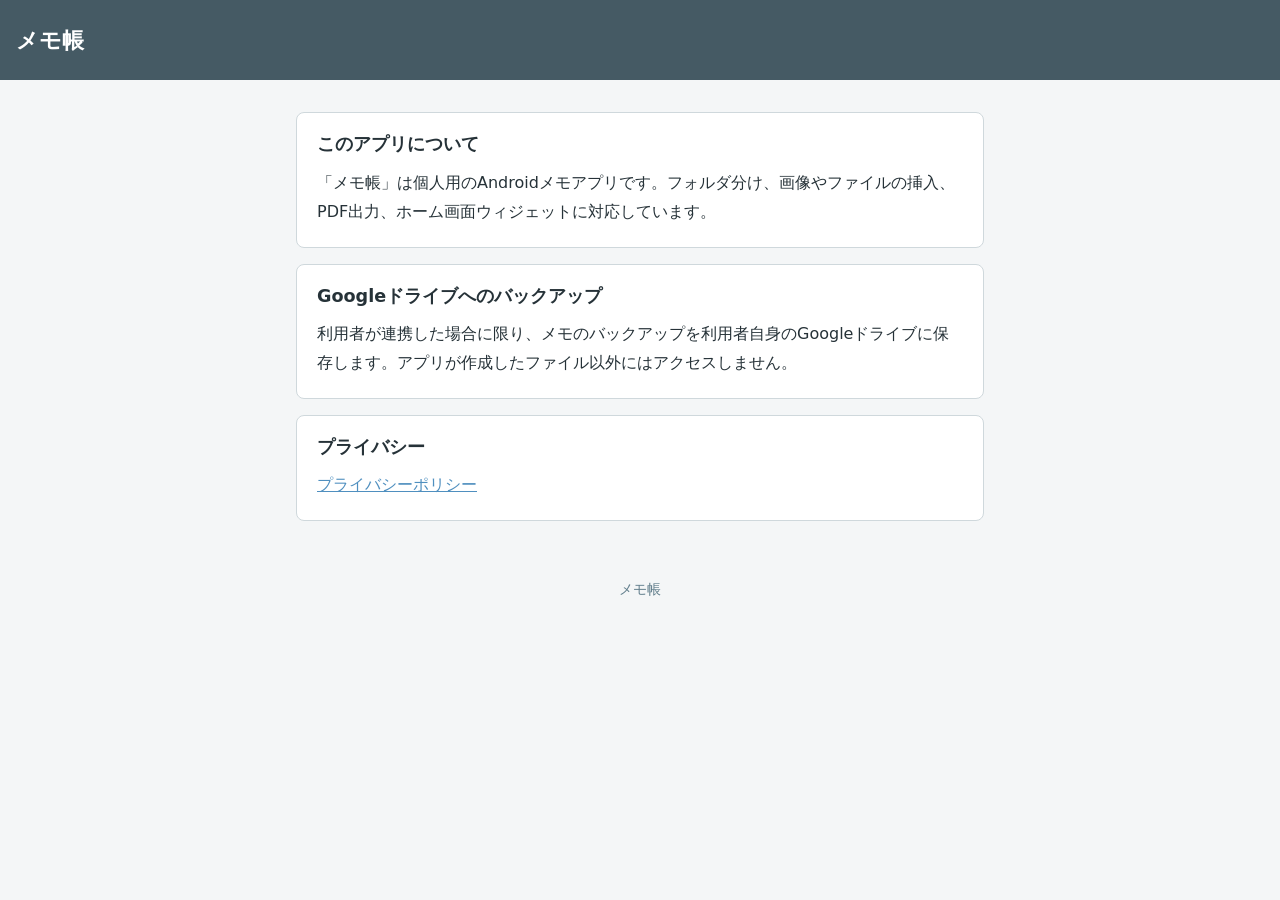
<file: index.html>
<!doctype html>
<html lang="ja">
<head>
<meta charset="utf-8">
<meta name="viewport" content="width=device-width,initial-scale=1">
<title>メモ帳</title>
<link rel="stylesheet" href="style.css">
</head>
<body>
<header><h1>メモ帳</h1></header>
<main>
<section>
<h2>このアプリについて</h2>
<p>「メモ帳」は個人用のAndroidメモアプリです。フォルダ分け、画像やファイルの挿入、PDF出力、ホーム画面ウィジェットに対応しています。</p>
</section>
<section>
<h2>Googleドライブへのバックアップ</h2>
<p>利用者が連携した場合に限り、メモのバックアップを利用者自身のGoogleドライブに保存します。アプリが作成したファイル以外にはアクセスしません。</p>
</section>
<section>
<h2>プライバシー</h2>
<p><a href="privacy.html">プライバシーポリシー</a></p>
</section>
</main>
<footer>メモ帳</footer>
</body>
</html>
</file>
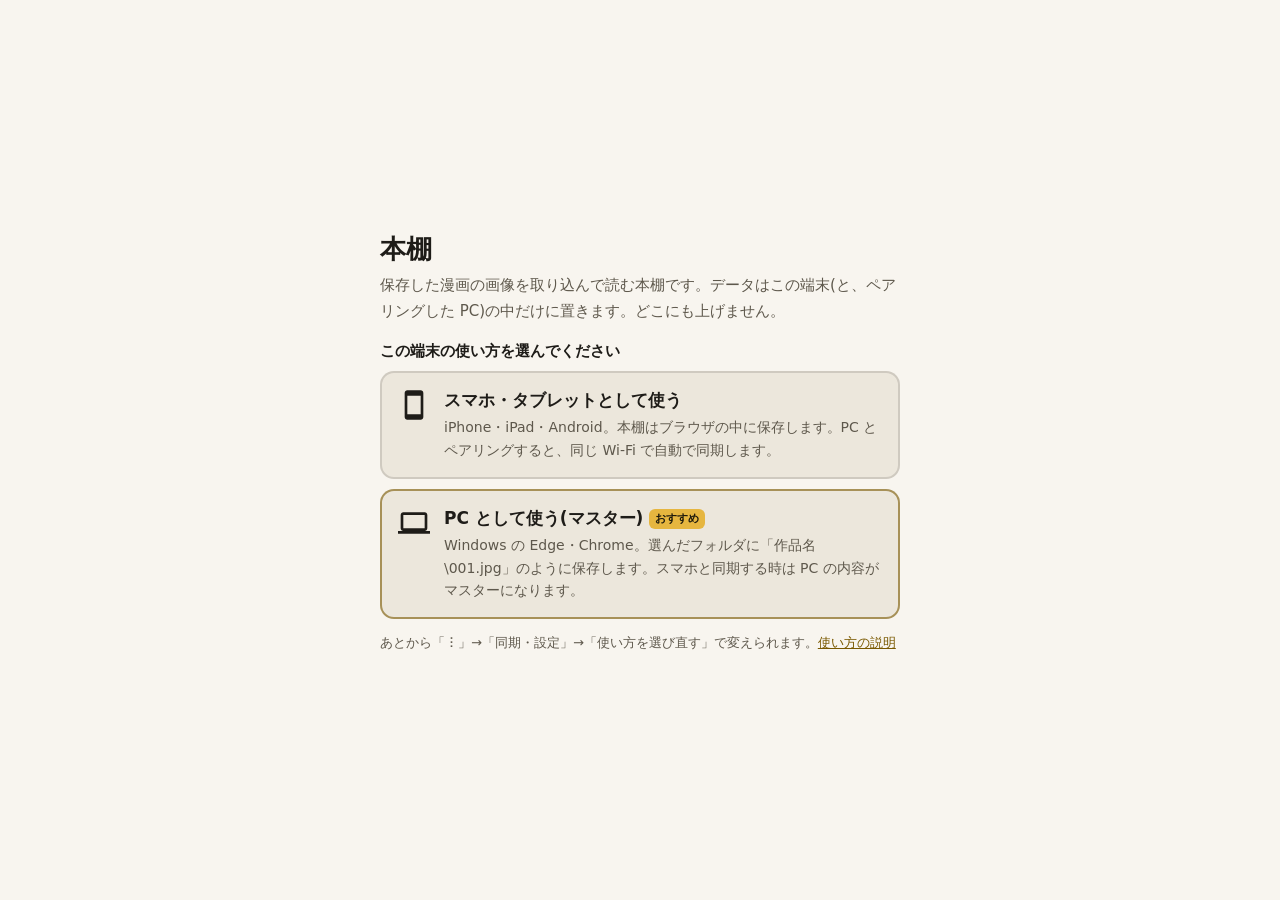
<file: hondana/index.html>
<!doctype html>
<html lang="ja">
  <head>
    <meta charset="utf-8" />
    <meta name="viewport" content="width=device-width, initial-scale=1, viewport-fit=cover, interactive-widget=resizes-content" />
    <title>コミフォルダ</title>
    <meta name="description" content="保存した漫画の画像を取り込んで読む本棚(Web版)" />
    <meta name="theme-color" content="#121316" />
    <meta name="color-scheme" content="light dark" />
    <meta name="mobile-web-app-capable" content="yes" />
    <meta name="apple-mobile-web-app-capable" content="yes" />
    <meta name="apple-mobile-web-app-status-bar-style" content="black-translucent" />
    <meta name="apple-mobile-web-app-title" content="コミフォルダ" />
    <meta name="format-detection" content="telephone=no" />
    <link rel="manifest" href="./manifest.webmanifest" />
    <link rel="icon" href="./icons/icon-192.png" sizes="192x192" type="image/png" />
    <link rel="icon" href="./icons/icon.svg" type="image/svg+xml" />
    <link rel="apple-touch-icon" href="./icons/apple-touch-icon.png" />
    <style>html,body{color:#ece9e2;background:#121316;margin:0}#boot-note{color:#9a9790;pointer-events:none;place-items:center;margin:0;font:15px system-ui,-apple-system,BlinkMacSystemFont,Segoe UI,Roboto,Noto Sans,Ubuntu,Cantarell,Helvetica Neue,sans-serif;display:grid;position:fixed;top:0;bottom:0;left:0;right:0}#root:not(:empty)+#boot-note{display:none}</style>
    <script type="module" crossorigin src="./assets/main-8xgCDSLc.js"></script>
    <link rel="modulepreload" crossorigin href="./assets/relay-pL_FVCxG.js">
    <link rel="stylesheet" crossorigin href="./assets/main-AXfmRGY2.css">
  </head>
  <body>
    <div id="root"></div>
    <p id="boot-note" role="status">開いています…</p>
    <noscript>コミフォルダを使うには JavaScript を有効にしてください。</noscript>
  </body>
</html>
</file>
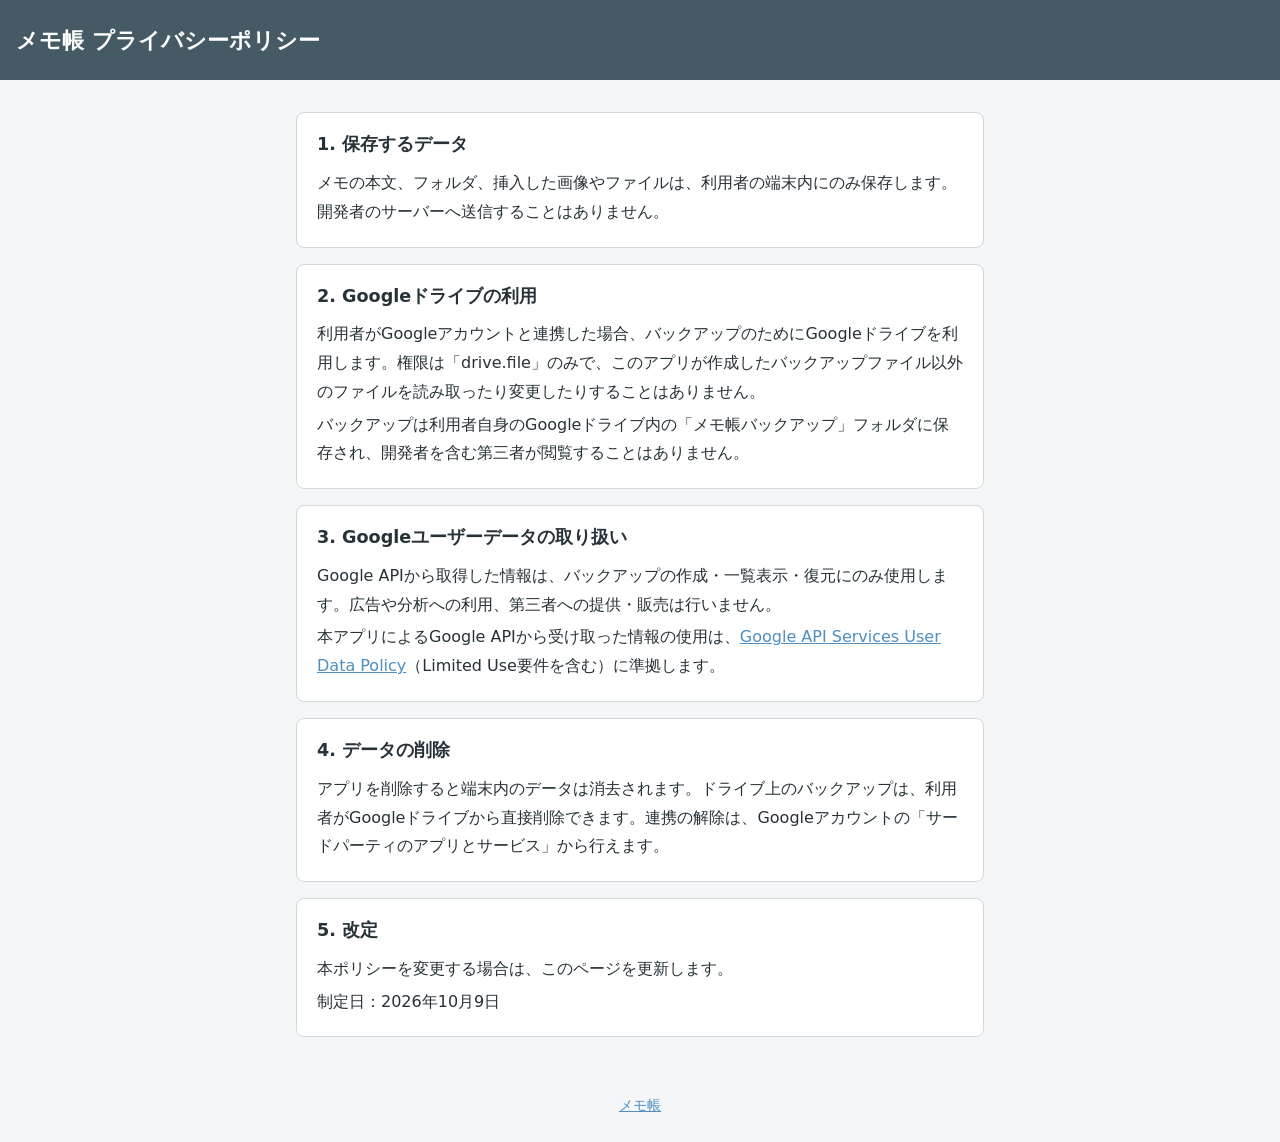
<file: privacy.html>
<!doctype html>
<html lang="ja">
<head>
<meta charset="utf-8">
<meta name="viewport" content="width=device-width,initial-scale=1">
<title>プライバシーポリシー</title>
<link rel="stylesheet" href="style.css">
</head>
<body>
<header><h1>メモ帳 プライバシーポリシー</h1></header>
<main>
<section>
<h2>1. 保存するデータ</h2>
<p>メモの本文、フォルダ、挿入した画像やファイルは、利用者の端末内にのみ保存します。開発者のサーバーへ送信することはありません。</p>
</section>
<section>
<h2>2. Googleドライブの利用</h2>
<p>利用者がGoogleアカウントと連携した場合、バックアップのためにGoogleドライブを利用します。権限は「drive.file」のみで、このアプリが作成したバックアップファイル以外のファイルを読み取ったり変更したりすることはありません。</p>
<p>バックアップは利用者自身のGoogleドライブ内の「メモ帳バックアップ」フォルダに保存され、開発者を含む第三者が閲覧することはありません。</p>
</section>
<section>
<h2>3. Googleユーザーデータの取り扱い</h2>
<p>Google APIから取得した情報は、バックアップの作成・一覧表示・復元にのみ使用します。広告や分析への利用、第三者への提供・販売は行いません。</p>
<p>本アプリによるGoogle APIから受け取った情報の使用は、<a href="https://developers.google.com/terms/api-services-user-data-policy">Google API Services User Data Policy</a>（Limited Use要件を含む）に準拠します。</p>
</section>
<section>
<h2>4. データの削除</h2>
<p>アプリを削除すると端末内のデータは消去されます。ドライブ上のバックアップは、利用者がGoogleドライブから直接削除できます。連携の解除は、Googleアカウントの「サードパーティのアプリとサービス」から行えます。</p>
</section>
<section>
<h2>5. 改定</h2>
<p>本ポリシーを変更する場合は、このページを更新します。</p>
<p>制定日：2026年10月9日</p>
</section>
</main>
<footer><a href="./">メモ帳</a></footer>
</body>
</html>
</file>
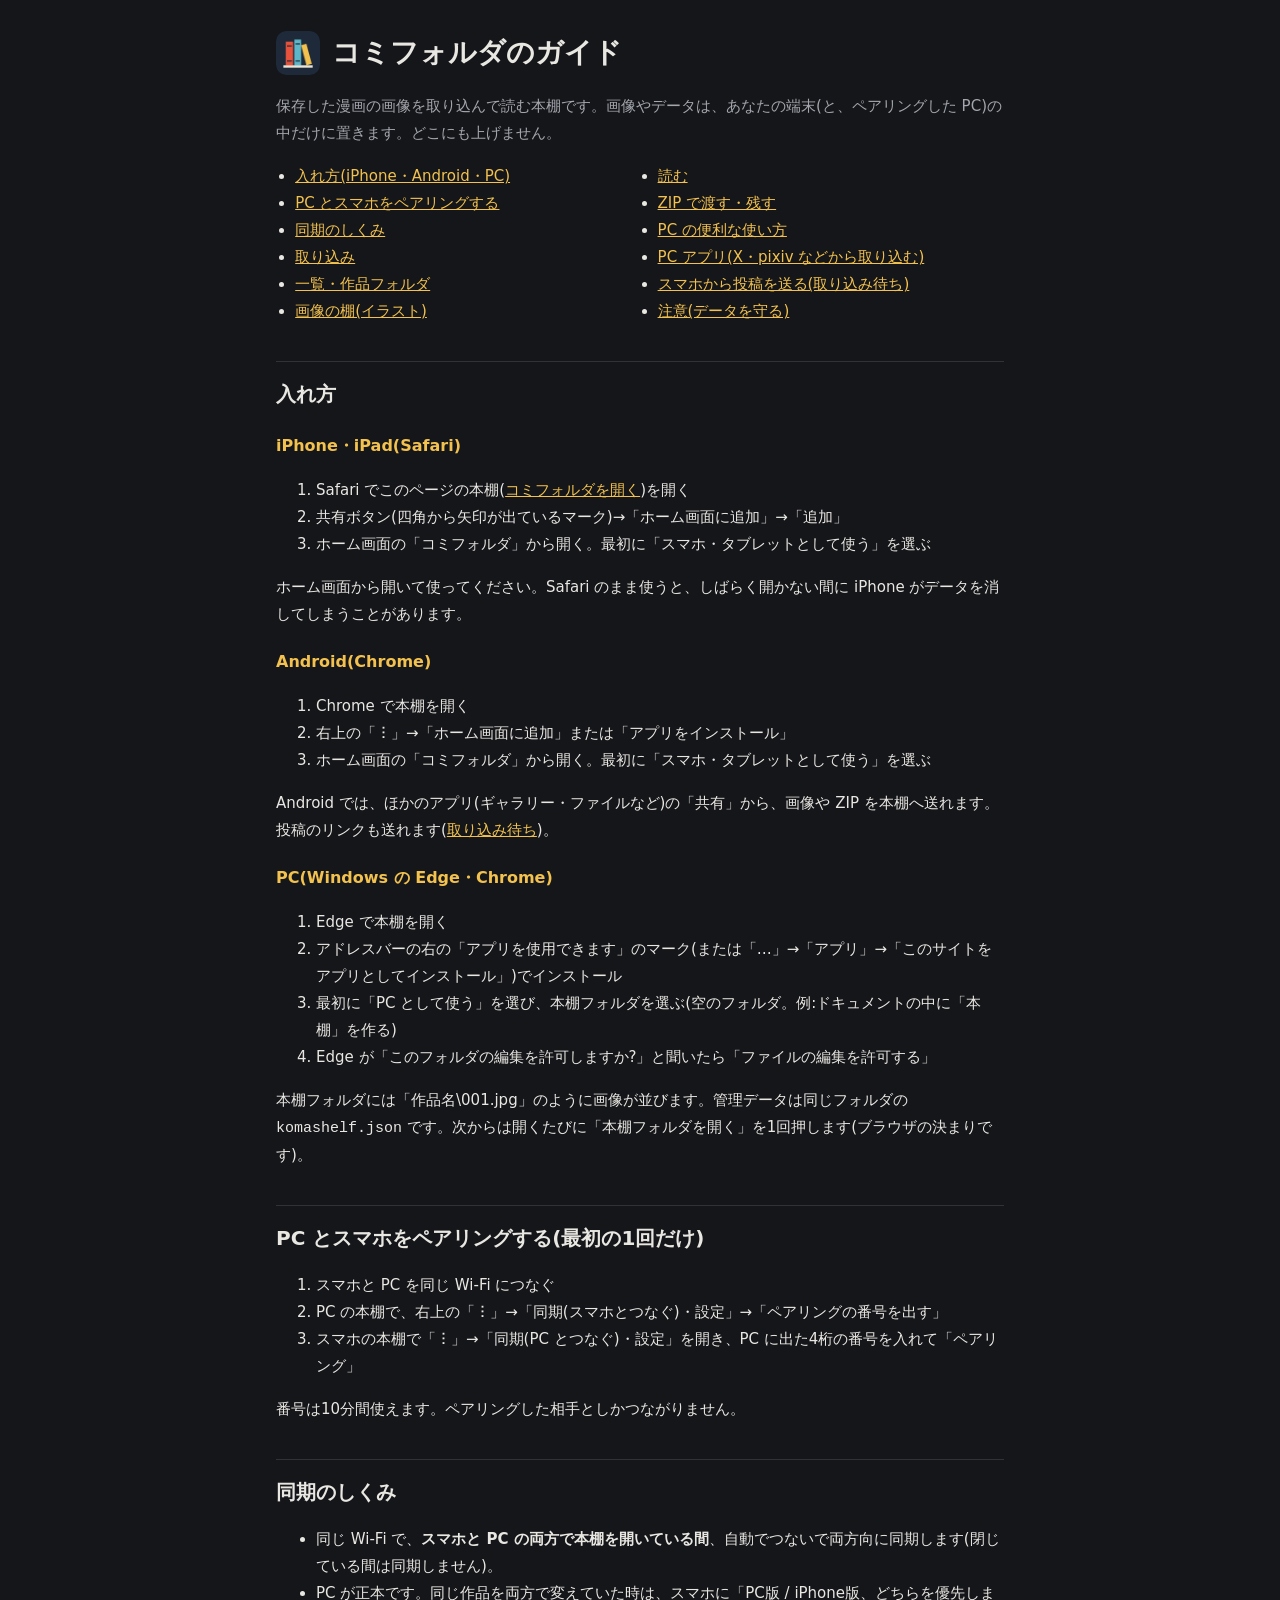
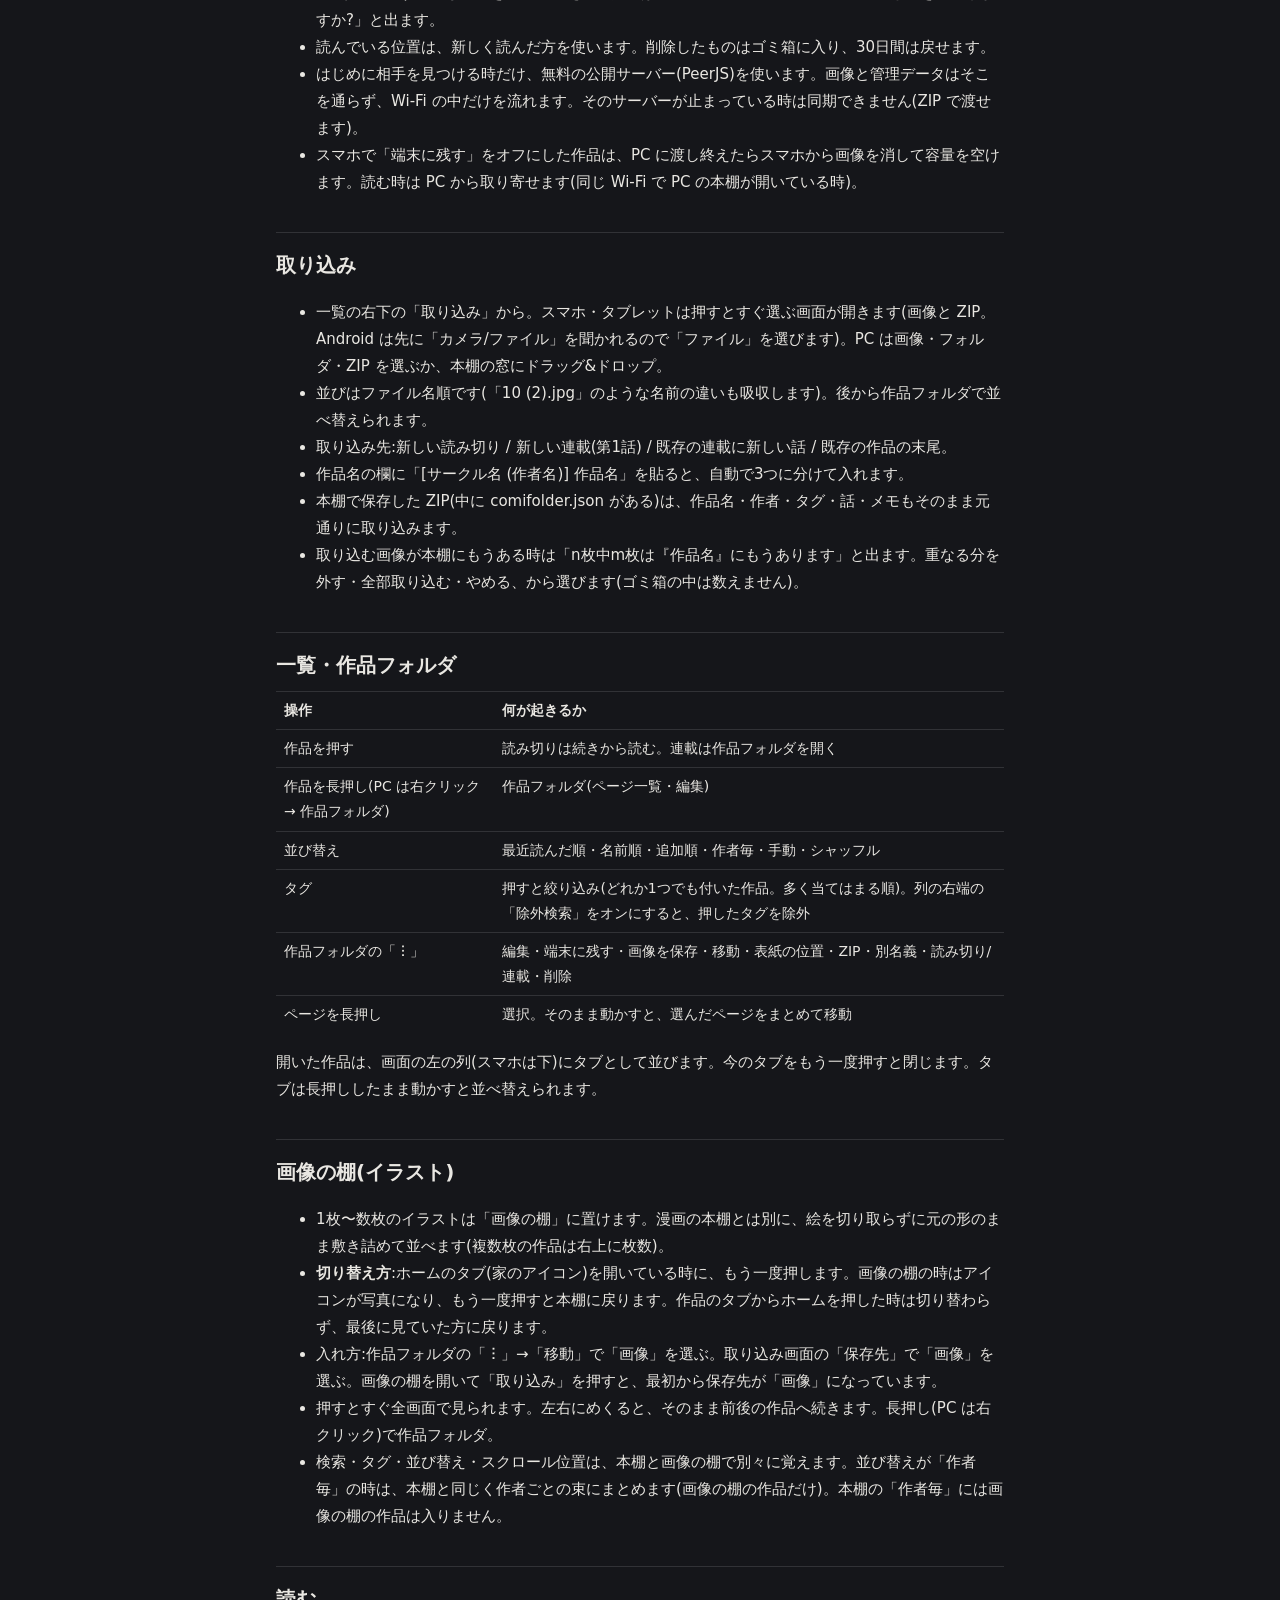
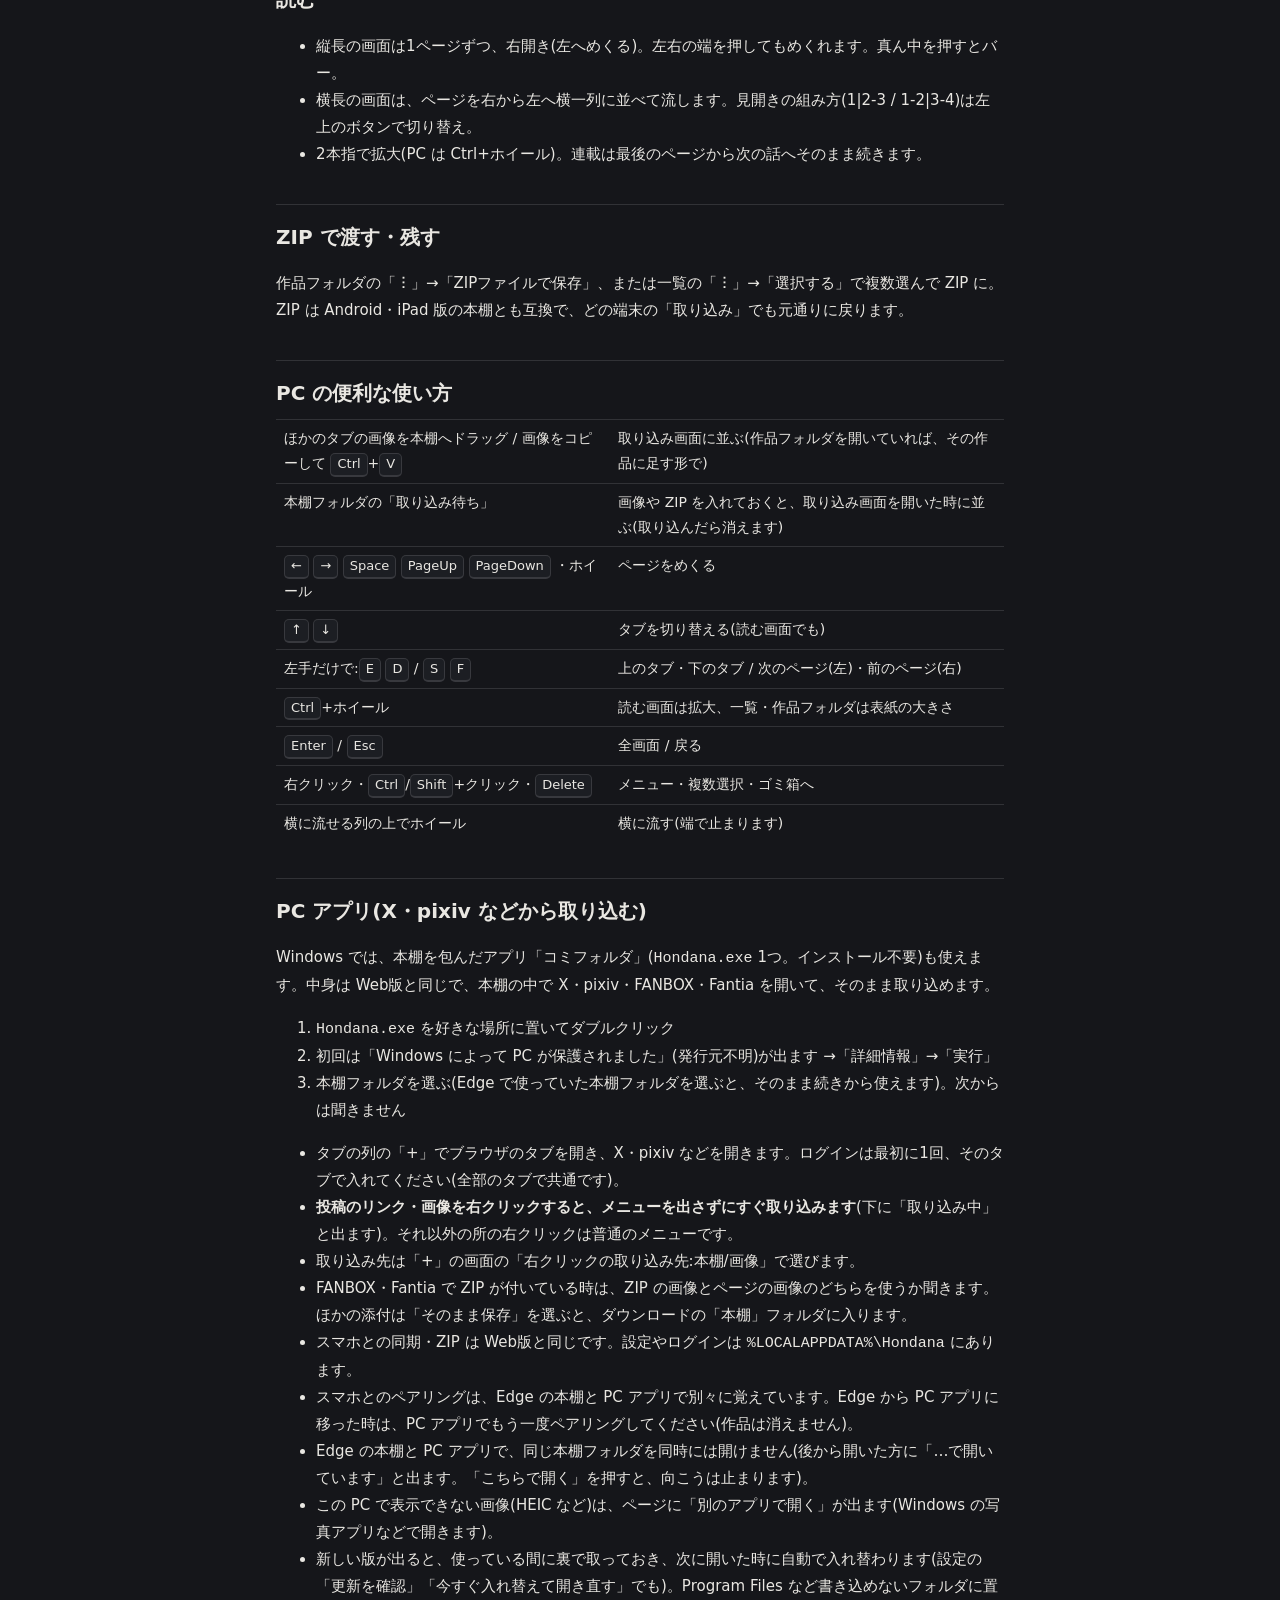
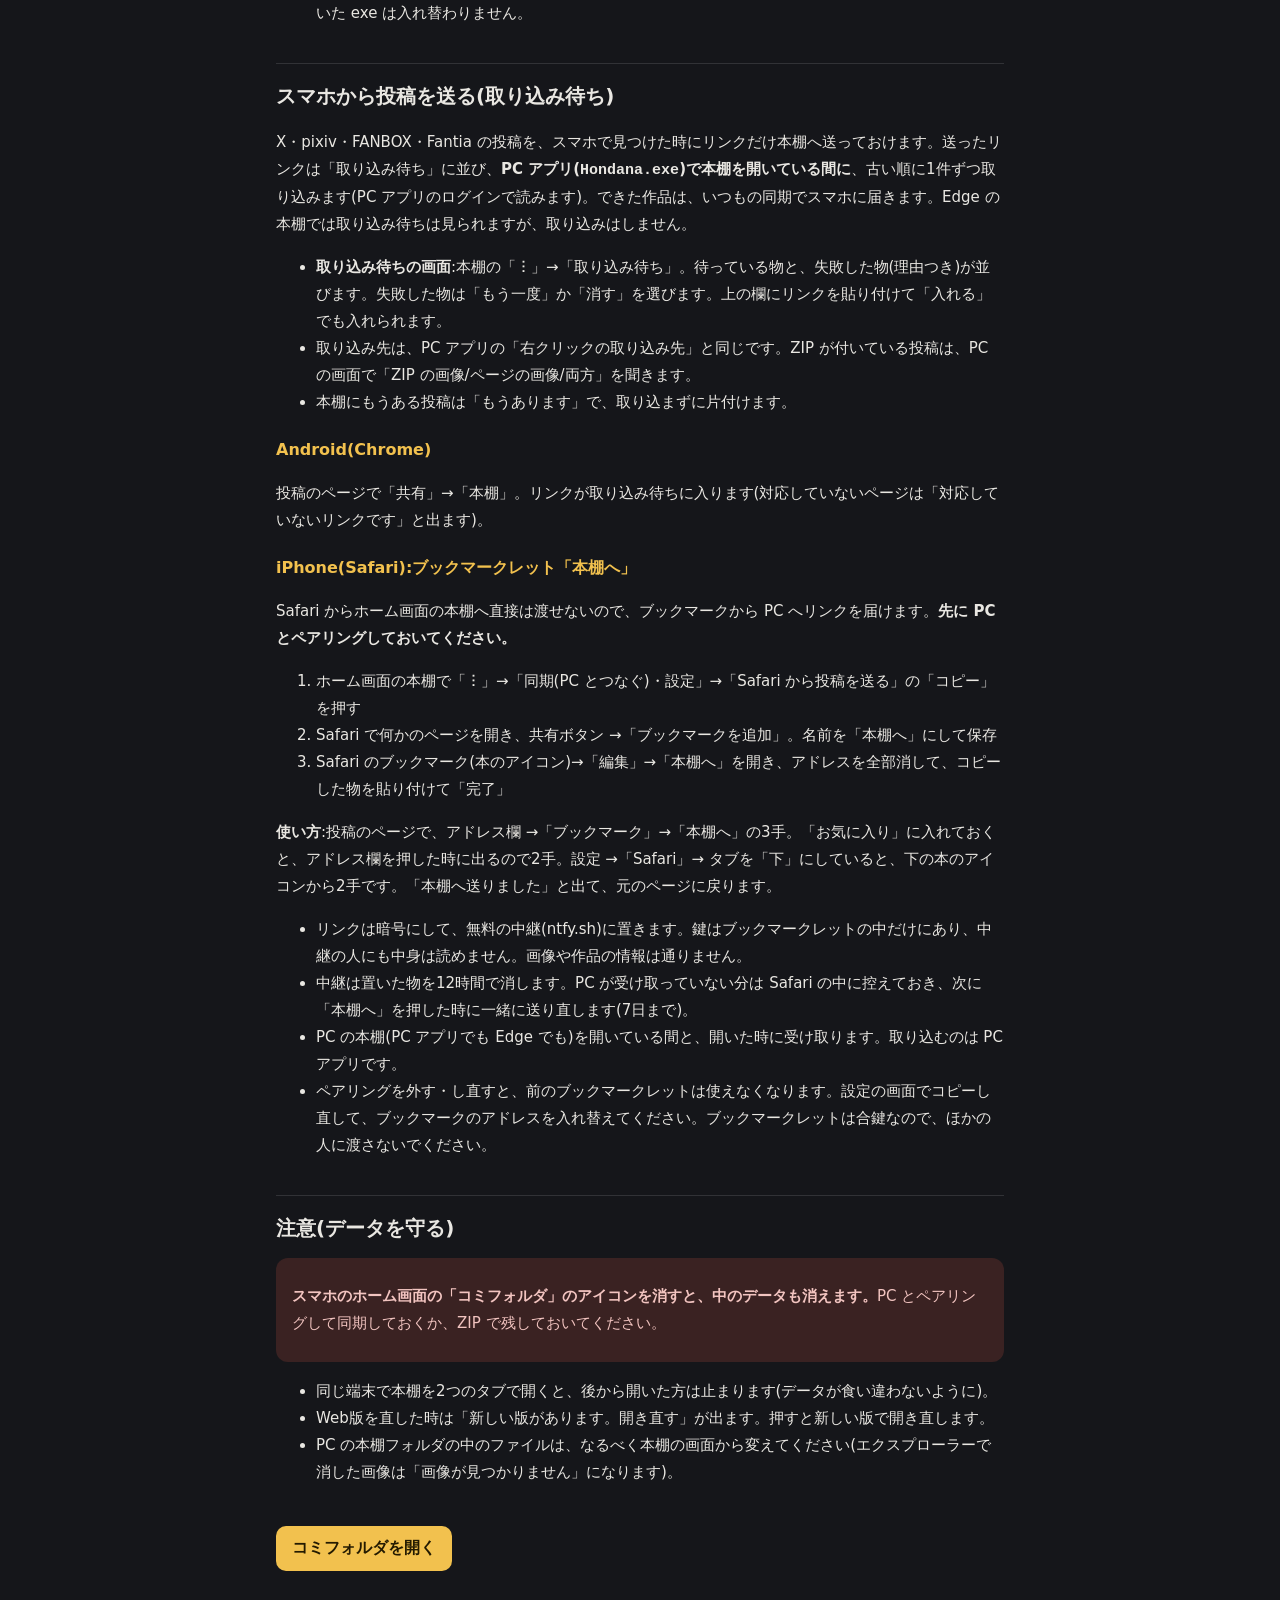
<file: hondana/help.html>
<!doctype html>
<html lang="ja">
  <head>
    <meta charset="utf-8" />
    <meta name="viewport" content="width=device-width, initial-scale=1, viewport-fit=cover" />
    <title>コミフォルダのガイド</title>
    <meta name="theme-color" content="#15161a" />
    <meta name="color-scheme" content="dark" />
    <link rel="icon" href="./icons/icon-192.png" sizes="192x192" type="image/png" />
    <style>
      :root {
        --bg: #15161a;
        --panel: #1c1e23;
        --tile: #24262c;
        --line: rgba(255, 255, 255, 0.12);
        --text: #e9e7e2;
        --muted: #a3a6ad;
        --accent: #f2c14e;
      }
      * {
        box-sizing: border-box;
      }
      html,
      body {
        margin: 0;
        background: var(--bg);
        color: var(--text);
        font-family: system-ui, -apple-system, 'Hiragino Sans', 'Hiragino Kaku Gothic ProN', 'Yu Gothic UI', 'Meiryo', sans-serif;
        line-height: 1.8;
        -webkit-text-size-adjust: 100%;
      }
      main {
        max-width: 760px;
        margin: 0 auto;
        padding: calc(env(safe-area-inset-top, 0px) + 20px) 16px calc(env(safe-area-inset-bottom, 0px) + 40px);
      }
      h1 {
        font-size: 28px;
        margin: 8px 0 4px;
        display: flex;
        align-items: center;
        gap: 12px;
      }
      h1 img {
        width: 44px;
        height: 44px;
        border-radius: 10px;
      }
      h2 {
        font-size: 20px;
        margin: 36px 0 8px;
        padding-top: 14px;
        border-top: 1px solid var(--line);
      }
      h3 {
        font-size: 16px;
        margin: 20px 0 4px;
        color: var(--accent);
      }
      p,
      li {
        font-size: 15px;
      }
      .lead {
        color: var(--muted);
      }
      .box {
        background: var(--tile);
        border-radius: 12px;
        padding: 10px 16px;
        margin: 12px 0;
      }
      .warn {
        background: #3a2222;
        color: #f2c4c0;
      }
      kbd {
        display: inline-block;
        background: var(--panel);
        border: 1px solid var(--line);
        border-bottom-width: 2px;
        border-radius: 5px;
        padding: 0 6px;
        font-size: 13px;
        line-height: 1.6;
        font-family: inherit;
      }
      nav ul {
        padding-left: 1.2em;
        columns: 2;
      }
      @media (max-width: 520px) {
        nav ul {
          columns: 1;
        }
      }
      a {
        color: var(--accent);
      }
      table {
        border-collapse: collapse;
        width: 100%;
        font-size: 14px;
      }
      td,
      th {
        border-top: 1px solid var(--line);
        padding: 6px 8px;
        text-align: left;
        vertical-align: top;
      }
      .back {
        display: inline-block;
        margin-top: 24px;
        background: var(--accent);
        color: #231a00;
        border-radius: 10px;
        padding: 8px 16px;
        text-decoration: none;
        font-weight: 700;
      }
    </style>
  </head>
  <body>
    <main>
      <h1><img src="./icons/icon-192.png" alt="" />コミフォルダのガイド</h1>
      <p class="lead">保存した漫画の画像を取り込んで読む本棚です。画像やデータは、あなたの端末(と、ペアリングした PC)の中だけに置きます。どこにも上げません。</p>

      <nav>
        <ul>
          <li><a href="#install">入れ方(iPhone・Android・PC)</a></li>
          <li><a href="#pair">PC とスマホをペアリングする</a></li>
          <li><a href="#sync">同期のしくみ</a></li>
          <li><a href="#import">取り込み</a></li>
          <li><a href="#shelf">一覧・作品フォルダ</a></li>
          <li><a href="#images">画像の棚(イラスト)</a></li>
          <li><a href="#read">読む</a></li>
          <li><a href="#zip">ZIP で渡す・残す</a></li>
          <li><a href="#pc">PC の便利な使い方</a></li>
          <li><a href="#pcapp">PC アプリ(X・pixiv などから取り込む)</a></li>
          <li><a href="#inbox">スマホから投稿を送る(取り込み待ち)</a></li>
          <li><a href="#care">注意(データを守る)</a></li>
        </ul>
      </nav>

      <h2 id="install">入れ方</h2>
      <h3>iPhone・iPad(Safari)</h3>
      <ol>
        <li>Safari でこのページの本棚(<a href="./">コミフォルダを開く</a>)を開く</li>
        <li>共有ボタン(四角から矢印が出ているマーク)→「ホーム画面に追加」→「追加」</li>
        <li>ホーム画面の「コミフォルダ」から開く。最初に「スマホ・タブレットとして使う」を選ぶ</li>
      </ol>
      <p>ホーム画面から開いて使ってください。Safari のまま使うと、しばらく開かない間に iPhone がデータを消してしまうことがあります。</p>

      <h3>Android(Chrome)</h3>
      <ol>
        <li>Chrome で本棚を開く</li>
        <li>右上の「︙」→「ホーム画面に追加」または「アプリをインストール」</li>
        <li>ホーム画面の「コミフォルダ」から開く。最初に「スマホ・タブレットとして使う」を選ぶ</li>
      </ol>
      <p>Android では、ほかのアプリ(ギャラリー・ファイルなど)の「共有」から、画像や ZIP を本棚へ送れます。投稿のリンクも送れます(<a href="#inbox">取り込み待ち</a>)。</p>

      <h3>PC(Windows の Edge・Chrome)</h3>
      <ol>
        <li>Edge で本棚を開く</li>
        <li>アドレスバーの右の「アプリを使用できます」のマーク(または「…」→「アプリ」→「このサイトをアプリとしてインストール」)でインストール</li>
        <li>最初に「PC として使う」を選び、本棚フォルダを選ぶ(空のフォルダ。例:ドキュメントの中に「本棚」を作る)</li>
        <li>Edge が「このフォルダの編集を許可しますか?」と聞いたら「ファイルの編集を許可する」</li>
      </ol>
      <p>本棚フォルダには「作品名\001.jpg」のように画像が並びます。管理データは同じフォルダの <code>komashelf.json</code> です。次からは開くたびに「本棚フォルダを開く」を1回押します(ブラウザの決まりです)。</p>

      <h2 id="pair">PC とスマホをペアリングする(最初の1回だけ)</h2>
      <ol>
        <li>スマホと PC を同じ Wi-Fi につなぐ</li>
        <li>PC の本棚で、右上の「︙」→「同期(スマホとつなぐ)・設定」→「ペアリングの番号を出す」</li>
        <li>スマホの本棚で「︙」→「同期(PC とつなぐ)・設定」を開き、PC に出た4桁の番号を入れて「ペアリング」</li>
      </ol>
      <p>番号は10分間使えます。ペアリングした相手としかつながりません。</p>

      <h2 id="sync">同期のしくみ</h2>
      <ul>
        <li>同じ Wi-Fi で、<strong>スマホと PC の両方で本棚を開いている間</strong>、自動でつないで両方向に同期します(閉じている間は同期しません)。</li>
        <li>PC が正本です。同じ作品を両方で変えていた時は、スマホに「PC版 / iPhone版、どちらを優先しますか?」と出ます。</li>
        <li>読んでいる位置は、新しく読んだ方を使います。削除したものはゴミ箱に入り、30日間は戻せます。</li>
        <li>はじめに相手を見つける時だけ、無料の公開サーバー(PeerJS)を使います。画像と管理データはそこを通らず、Wi-Fi の中だけを流れます。そのサーバーが止まっている時は同期できません(ZIP で渡せます)。</li>
        <li>スマホで「端末に残す」をオフにした作品は、PC に渡し終えたらスマホから画像を消して容量を空けます。読む時は PC から取り寄せます(同じ Wi-Fi で PC の本棚が開いている時)。</li>
      </ul>

      <h2 id="import">取り込み</h2>
      <ul>
        <li>一覧の右下の「取り込み」から。スマホ・タブレットは押すとすぐ選ぶ画面が開きます(画像と ZIP。Android は先に「カメラ/ファイル」を聞かれるので「ファイル」を選びます)。PC は画像・フォルダ・ZIP を選ぶか、本棚の窓にドラッグ&ドロップ。</li>
        <li>並びはファイル名順です(「10 (2).jpg」のような名前の違いも吸収します)。後から作品フォルダで並べ替えられます。</li>
        <li>取り込み先:新しい読み切り / 新しい連載(第1話) / 既存の連載に新しい話 / 既存の作品の末尾。</li>
        <li>作品名の欄に「[サークル名 (作者名)] 作品名」を貼ると、自動で3つに分けて入れます。</li>
        <li>本棚で保存した ZIP(中に comifolder.json がある)は、作品名・作者・タグ・話・メモもそのまま元通りに取り込みます。</li>
        <li>取り込む画像が本棚にもうある時は「n枚中m枚は『作品名』にもうあります」と出ます。重なる分を外す・全部取り込む・やめる、から選びます(ゴミ箱の中は数えません)。</li>
      </ul>

      <h2 id="shelf">一覧・作品フォルダ</h2>
      <table>
        <tr><th>操作</th><th>何が起きるか</th></tr>
        <tr><td>作品を押す</td><td>読み切りは続きから読む。連載は作品フォルダを開く</td></tr>
        <tr><td>作品を長押し(PC は右クリック → 作品フォルダ)</td><td>作品フォルダ(ページ一覧・編集)</td></tr>
        <tr><td>並び替え</td><td>最近読んだ順・名前順・追加順・作者毎・手動・シャッフル</td></tr>
        <tr><td>タグ</td><td>押すと絞り込み(どれか1つでも付いた作品。多く当てはまる順)。列の右端の「除外検索」をオンにすると、押したタグを除外</td></tr>
        <tr><td>作品フォルダの「︙」</td><td>編集・端末に残す・画像を保存・移動・表紙の位置・ZIP・別名義・読み切り/連載・削除</td></tr>
        <tr><td>ページを長押し</td><td>選択。そのまま動かすと、選んだページをまとめて移動</td></tr>
      </table>
      <p>開いた作品は、画面の左の列(スマホは下)にタブとして並びます。今のタブをもう一度押すと閉じます。タブは長押ししたまま動かすと並べ替えられます。</p>

      <h2 id="images">画像の棚(イラスト)</h2>
      <ul>
        <li>1枚〜数枚のイラストは「画像の棚」に置けます。漫画の本棚とは別に、絵を切り取らずに元の形のまま敷き詰めて並べます(複数枚の作品は右上に枚数)。</li>
        <li><b>切り替え方</b>:ホームのタブ(家のアイコン)を開いている時に、もう一度押します。画像の棚の時はアイコンが写真になり、もう一度押すと本棚に戻ります。作品のタブからホームを押した時は切り替わらず、最後に見ていた方に戻ります。</li>
        <li>入れ方:作品フォルダの「︙」→「移動」で「画像」を選ぶ。取り込み画面の「保存先」で「画像」を選ぶ。画像の棚を開いて「取り込み」を押すと、最初から保存先が「画像」になっています。</li>
        <li>押すとすぐ全画面で見られます。左右にめくると、そのまま前後の作品へ続きます。長押し(PC は右クリック)で作品フォルダ。</li>
        <li>検索・タグ・並び替え・スクロール位置は、本棚と画像の棚で別々に覚えます。並び替えが「作者毎」の時は、本棚と同じく作者ごとの束にまとめます(画像の棚の作品だけ)。本棚の「作者毎」には画像の棚の作品は入りません。</li>
      </ul>

      <h2 id="read">読む</h2>
      <ul>
        <li>縦長の画面は1ページずつ、右開き(左へめくる)。左右の端を押してもめくれます。真ん中を押すとバー。</li>
        <li>横長の画面は、ページを右から左へ横一列に並べて流します。見開きの組み方(1|2-3 / 1-2|3-4)は左上のボタンで切り替え。</li>
        <li>2本指で拡大(PC は Ctrl+ホイール)。連載は最後のページから次の話へそのまま続きます。</li>
      </ul>

      <h2 id="zip">ZIP で渡す・残す</h2>
      <p>作品フォルダの「︙」→「ZIPファイルで保存」、または一覧の「︙」→「選択する」で複数選んで ZIP に。ZIP は Android・iPad 版の本棚とも互換で、どの端末の「取り込み」でも元通りに戻ります。</p>

      <h2 id="pc">PC の便利な使い方</h2>
      <table>
        <tr><td>ほかのタブの画像を本棚へドラッグ / 画像をコピーして <kbd>Ctrl</kbd>+<kbd>V</kbd></td><td>取り込み画面に並ぶ(作品フォルダを開いていれば、その作品に足す形で)</td></tr>
        <tr><td>本棚フォルダの「取り込み待ち」</td><td>画像や ZIP を入れておくと、取り込み画面を開いた時に並ぶ(取り込んだら消えます)</td></tr>
        <tr><td><kbd>←</kbd> <kbd>→</kbd> <kbd>Space</kbd> <kbd>PageUp</kbd> <kbd>PageDown</kbd> ・ホイール</td><td>ページをめくる</td></tr>
        <tr><td><kbd>↑</kbd> <kbd>↓</kbd></td><td>タブを切り替える(読む画面でも)</td></tr>
        <tr><td>左手だけで:<kbd>E</kbd> <kbd>D</kbd> / <kbd>S</kbd> <kbd>F</kbd></td><td>上のタブ・下のタブ / 次のページ(左)・前のページ(右)</td></tr>
        <tr><td><kbd>Ctrl</kbd>+ホイール</td><td>読む画面は拡大、一覧・作品フォルダは表紙の大きさ</td></tr>
        <tr><td><kbd>Enter</kbd> / <kbd>Esc</kbd></td><td>全画面 / 戻る</td></tr>
        <tr><td>右クリック・<kbd>Ctrl</kbd>/<kbd>Shift</kbd>+クリック・<kbd>Delete</kbd></td><td>メニュー・複数選択・ゴミ箱へ</td></tr>
        <tr><td>横に流せる列の上でホイール</td><td>横に流す(端で止まります)</td></tr>
      </table>

      <h2 id="pcapp">PC アプリ(X・pixiv などから取り込む)</h2>
      <p>Windows では、本棚を包んだアプリ「コミフォルダ」(<code>Hondana.exe</code> 1つ。インストール不要)も使えます。中身は Web版と同じで、本棚の中で X・pixiv・FANBOX・Fantia を開いて、そのまま取り込めます。</p>
      <ol>
        <li><code>Hondana.exe</code> を好きな場所に置いてダブルクリック</li>
        <li>初回は「Windows によって PC が保護されました」(発行元不明)が出ます →「詳細情報」→「実行」</li>
        <li>本棚フォルダを選ぶ(Edge で使っていた本棚フォルダを選ぶと、そのまま続きから使えます)。次からは聞きません</li>
      </ol>
      <ul>
        <li>タブの列の「+」でブラウザのタブを開き、X・pixiv などを開きます。ログインは最初に1回、そのタブで入れてください(全部のタブで共通です)。</li>
        <li><strong>投稿のリンク・画像を右クリックすると、メニューを出さずにすぐ取り込みます</strong>(下に「取り込み中」と出ます)。それ以外の所の右クリックは普通のメニューです。</li>
        <li>取り込み先は「+」の画面の「右クリックの取り込み先:本棚/画像」で選びます。</li>
        <li>FANBOX・Fantia で ZIP が付いている時は、ZIP の画像とページの画像のどちらを使うか聞きます。ほかの添付は「そのまま保存」を選ぶと、ダウンロードの「本棚」フォルダに入ります。</li>
        <li>スマホとの同期・ZIP は Web版と同じです。設定やログインは <code>%LOCALAPPDATA%\Hondana</code> にあります。</li>
        <li>スマホとのペアリングは、Edge の本棚と PC アプリで別々に覚えています。Edge から PC アプリに移った時は、PC アプリでもう一度ペアリングしてください(作品は消えません)。</li>
        <li>Edge の本棚と PC アプリで、同じ本棚フォルダを同時には開けません(後から開いた方に「…で開いています」と出ます。「こちらで開く」を押すと、向こうは止まります)。</li>
        <li>この PC で表示できない画像(HEIC など)は、ページに「別のアプリで開く」が出ます(Windows の写真アプリなどで開きます)。</li>
        <li>新しい版が出ると、使っている間に裏で取っておき、次に開いた時に自動で入れ替わります(設定の「更新を確認」「今すぐ入れ替えて開き直す」でも)。Program Files など書き込めないフォルダに置いた exe は入れ替わりません。</li>
      </ul>

      <h2 id="inbox">スマホから投稿を送る(取り込み待ち)</h2>
      <p>X・pixiv・FANBOX・Fantia の投稿を、スマホで見つけた時にリンクだけ本棚へ送っておけます。送ったリンクは「取り込み待ち」に並び、<strong>PC アプリ(<code>Hondana.exe</code>)で本棚を開いている間に</strong>、古い順に1件ずつ取り込みます(PC アプリのログインで読みます)。できた作品は、いつもの同期でスマホに届きます。Edge の本棚では取り込み待ちは見られますが、取り込みはしません。</p>
      <ul>
        <li><b>取り込み待ちの画面</b>:本棚の「︙」→「取り込み待ち」。待っている物と、失敗した物(理由つき)が並びます。失敗した物は「もう一度」か「消す」を選びます。上の欄にリンクを貼り付けて「入れる」でも入れられます。</li>
        <li>取り込み先は、PC アプリの「右クリックの取り込み先」と同じです。ZIP が付いている投稿は、PC の画面で「ZIP の画像/ページの画像/両方」を聞きます。</li>
        <li>本棚にもうある投稿は「もうあります」で、取り込まずに片付けます。</li>
      </ul>
      <h3>Android(Chrome)</h3>
      <p>投稿のページで「共有」→「本棚」。リンクが取り込み待ちに入ります(対応していないページは「対応していないリンクです」と出ます)。</p>
      <h3>iPhone(Safari):ブックマークレット「本棚へ」</h3>
      <p>Safari からホーム画面の本棚へ直接は渡せないので、ブックマークから PC へリンクを届けます。<strong>先に PC とペアリングしておいてください。</strong></p>
      <ol>
        <li>ホーム画面の本棚で「︙」→「同期(PC とつなぐ)・設定」→「Safari から投稿を送る」の「コピー」を押す</li>
        <li>Safari で何かのページを開き、共有ボタン →「ブックマークを追加」。名前を「本棚へ」にして保存</li>
        <li>Safari のブックマーク(本のアイコン)→「編集」→「本棚へ」を開き、アドレスを全部消して、コピーした物を貼り付けて「完了」</li>
      </ol>
      <p><b>使い方</b>:投稿のページで、アドレス欄 →「ブックマーク」→「本棚へ」の3手。「お気に入り」に入れておくと、アドレス欄を押した時に出るので2手。設定 →「Safari」→ タブを「下」にしていると、下の本のアイコンから2手です。「本棚へ送りました」と出て、元のページに戻ります。</p>
      <ul>
        <li>リンクは暗号にして、無料の中継(ntfy.sh)に置きます。鍵はブックマークレットの中だけにあり、中継の人にも中身は読めません。画像や作品の情報は通りません。</li>
        <li>中継は置いた物を12時間で消します。PC が受け取っていない分は Safari の中に控えておき、次に「本棚へ」を押した時に一緒に送り直します(7日まで)。</li>
        <li>PC の本棚(PC アプリでも Edge でも)を開いている間と、開いた時に受け取ります。取り込むのは PC アプリです。</li>
        <li>ペアリングを外す・し直すと、前のブックマークレットは使えなくなります。設定の画面でコピーし直して、ブックマークのアドレスを入れ替えてください。ブックマークレットは合鍵なので、ほかの人に渡さないでください。</li>
      </ul>

      <h2 id="care">注意(データを守る)</h2>
      <div class="box warn">
        <p><strong>スマホのホーム画面の「コミフォルダ」のアイコンを消すと、中のデータも消えます。</strong>PC とペアリングして同期しておくか、ZIP で残しておいてください。</p>
      </div>
      <ul>
        <li>同じ端末で本棚を2つのタブで開くと、後から開いた方は止まります(データが食い違わないように)。</li>
        <li>Web版を直した時は「新しい版があります。開き直す」が出ます。押すと新しい版で開き直します。</li>
        <li>PC の本棚フォルダの中のファイルは、なるべく本棚の画面から変えてください(エクスプローラーで消した画像は「画像が見つかりません」になります)。</li>
      </ul>
      <a class="back" href="./">コミフォルダを開く</a>
    </main>
  </body>
</html>
</file>
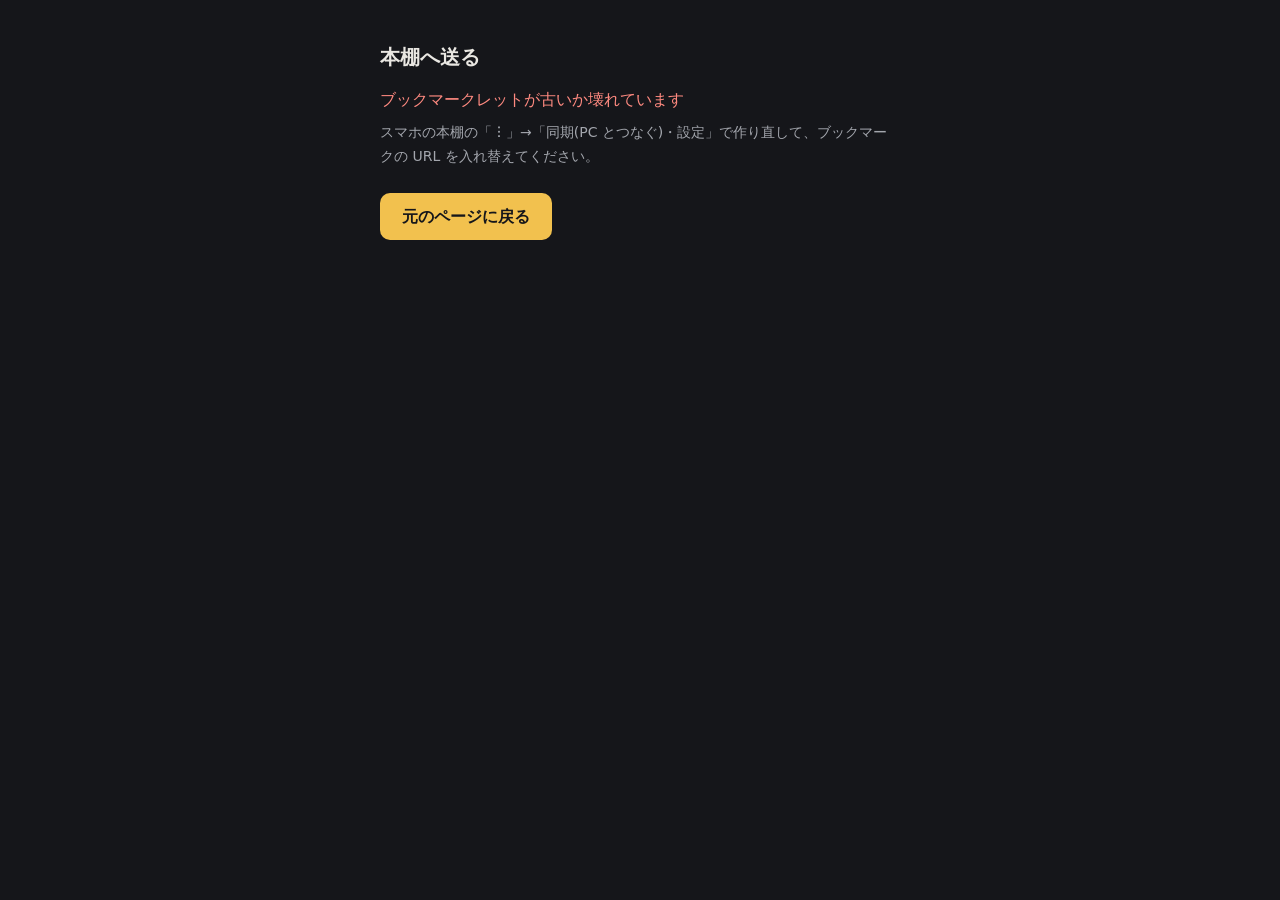
<file: hondana/post.html>
<!doctype html>
<html lang="ja">
  <head>
    <meta charset="utf-8" />
    <meta name="viewport" content="width=device-width, initial-scale=1, viewport-fit=cover" />
    <meta name="referrer" content="no-referrer" />
    <title>本棚へ送る</title>
    <meta name="theme-color" content="#15161a" />
    <meta name="color-scheme" content="dark" />
    <link rel="icon" href="./icons/icon-192.png" sizes="192x192" type="image/png" />
    <style>html,body{color:#e9e7e2;background:#15161a;margin:0;font-family:system-ui,-apple-system,BlinkMacSystemFont,Segoe UI,Roboto,Noto Sans,Ubuntu,Cantarell,Helvetica Neue,Hiragino Sans,sans-serif;line-height:1.7}main{max-width:520px;padding:calc(env(safe-area-inset-top,0px) + 40px) 16px 40px;margin:0 auto}h1{margin:0 0 12px;font-size:20px}p{margin:8px 0}.muted{color:#a3a6ad;font-size:14px}.err{color:#ff8a80}button{font:inherit;color:#15161a;background:#f2c14e;border:0;border-radius:10px;margin-top:16px;padding:10px 22px;font-weight:600}</style>
    <script type="module" crossorigin src="./assets/post-BTok5Vg2.js"></script>
    <link rel="modulepreload" crossorigin href="./assets/relay-pL_FVCxG.js">
  </head>
  <body>
    <main>
      <h1>本棚へ送る</h1>
      <p id="msg">送っています…</p>
      <p id="sub" class="muted"></p>
      <button id="back" type="button" hidden>元のページに戻る</button>
    </main>
    <noscript>JavaScript を有効にしてください。</noscript>
  </body>
</html>
</file>
<file: style.css>
:root{--bg:#f4f6f7;--fg:#263238;--sub:#607d8b;--card:#fff;--line:#cfd8dc}
@media (prefers-color-scheme:dark){:root{--bg:#121212;--fg:#e0e0e0;--sub:#90a4ae;--card:#1e1e1e;--line:#2c3a41}}
*{box-sizing:border-box}
body{margin:0;background:var(--bg);color:var(--fg);font-family:system-ui,-apple-system,"Hiragino Sans","Noto Sans JP",sans-serif;line-height:1.8}
header{background:#455a64;color:#fff;padding:20px 16px}
header h1{margin:0;font-size:1.4rem}
main{max-width:720px;margin:0 auto;padding:16px}
section{background:var(--card);border:1px solid var(--line);border-radius:8px;padding:16px 20px;margin:16px 0}
h2{font-size:1.1rem;margin:0 0 8px}
p,li{margin:4px 0}
a{color:#4f8fbf}
footer{color:var(--sub);font-size:.85rem;text-align:center;padding:24px 16px}
</file>
<file: hondana/assets/main-AXfmRGY2.css>
:root{--cover-radius:6px;--bg:#121316;--panel:#1b1c21;--tile:#27282f;--tile2:#303139;--storage-track:#32343d;--line:rgb(var(--fg-rgb) / .12);--text:#ece9e2;--muted:#a3a6ad;--accent:#e9bc55;--on-accent:#1b1607;--fill:#e9bc55;--on-fill:#1b1607;--danger:#e2675f;--exclude:#b33a3a;--exclude-text:#e9a3a3;--memo-bg:#24262cb3;--icon-dim:#e9e7e29e;--fg-rgb:255 255 255;--modal:#22242a;--menu-bg:linear-gradient(180deg, #32343cf0, #26282ff0);--tab:60px;--bar:52px;--safe-top:env(safe-area-inset-top,0px);--safe-bottom:env(safe-area-inset-bottom,0px);--safe-left:env(safe-area-inset-left,0px);--safe-right:env(safe-area-inset-right,0px);--lightningcss-light: ;--lightningcss-dark:initial;color-scheme:dark}:root[data-theme=light]{--bg:#f8f5ef;--panel:#fff;--tile:#ece7dc;--tile2:#e3ded2;--storage-track:#dcd5c7;--line:#1e1b1624;--text:#1e1c18;--muted:#5e584c;--accent:#7a5900;--on-accent:#fff;--fill:#e6b63f;--on-fill:#1e1a0c;--danger:#ba1a1a;--exclude-text:#a02c2c;--memo-bg:#e9e5dbb3;--icon-dim:#1e1b169e;--fg-rgb:30 27 22;--modal:#f6f2ea;--menu-bg:linear-gradient(180deg, #faf7f0f7, #efebe1f7);--lightningcss-light:initial;--lightningcss-dark: ;color-scheme:light}@media (prefers-color-scheme:light){:root:not([data-theme=dark]):not([data-theme=light]){--bg:#f8f5ef;--panel:#fff;--tile:#ece7dc;--tile2:#e3ded2;--storage-track:#dcd5c7;--line:#1e1b1624;--text:#1e1c18;--muted:#5e584c;--accent:#7a5900;--on-accent:#fff;--fill:#e6b63f;--on-fill:#1e1a0c;--danger:#ba1a1a;--exclude-text:#a02c2c;--memo-bg:#e9e5dbb3;--icon-dim:#1e1b169e;--fg-rgb:30 27 22;--modal:#f6f2ea;--menu-bg:linear-gradient(180deg, #faf7f0f7, #efebe1f7);--lightningcss-light:initial;--lightningcss-dark: ;color-scheme:light}}*{box-sizing:border-box}.reader,.banner,.hint-bar{--bg:#121316;--panel:#1b1c21;--tile:#27282f;--tile2:#303139;--storage-track:#32343d;--line:#ffffff1f;--text:#ece9e2;--muted:#a3a6ad;--accent:#e9bc55;--on-accent:#1b1607;--fill:#e9bc55;--on-fill:#1b1607;--danger:#e2675f;--exclude-text:#e9a3a3;--memo-bg:#24262cb3;--icon-dim:#e9e7e29e;--fg-rgb:255 255 255;--lightningcss-light: ;--lightningcss-dark:initial;color-scheme:dark}*{scrollbar-width:thin}html,body{background:var(--bg);height:100%;color:var(--text);-webkit-text-size-adjust:100%;-webkit-tap-highlight-color:transparent;overscroll-behavior:none;margin:0;font-family:system-ui,-apple-system,BlinkMacSystemFont,Segoe UI,Roboto,Noto Sans,Ubuntu,Cantarell,Helvetica Neue,Hiragino Sans,Noto Sans JP,Yu Gothic UI,Meiryo,sans-serif;font-size:15px}body{position:fixed;top:0;bottom:0;left:0;right:0;overflow:hidden}#root{position:fixed;top:0;bottom:0;left:0;right:0}html.ios-standalone-fix body,html.ios-standalone-fix #root{height:var(--app-height,100vh);bottom:auto}button{font:inherit;color:inherit}input,textarea,select{font:inherit;color:var(--text);background:var(--tile);border:1px solid var(--line);border-radius:8px;width:100%;min-width:0;padding:9px 10px;font-size:16px}input[type=checkbox],input[type=radio]{width:auto;accent-color:var(--accent);flex:none;padding:0}input:focus,textarea:focus{outline:2px solid var(--accent);outline-offset:-1px}textarea{resize:vertical}a{color:var(--accent)}.icon{flex:none;display:block}.muted{color:var(--muted)}.storage-bar{background:var(--storage-track);border-radius:7px;block-size:14px;margin-block-start:8px;margin-block-end:8px;display:flex;overflow:clip}.storage-bar>span{flex:none;block-size:100%}.storage-legend{margin:0;padding:0;font-size:13px;list-style:none}.storage-legend li{align-items:center;gap:8px;padding-block-start:2px;padding-block-end:2px;display:flex}.storage-legend .dot{border-radius:50%;flex:none;block-size:10px;inline-size:10px}.storage-legend .grow{flex:1}.pre{white-space:pre-wrap;word-break:break-word}.sr-only{clip:rect(0 0 0 0);width:1px;height:1px;position:absolute;overflow:hidden}.app{display:flex;position:absolute;top:0;bottom:0;left:0;right:0}.app.wide{flex-direction:row}.app.pc-top,.app.narrow.pc-top{flex-direction:column}.app.pc-top .tabs.horizontal{height:var(--tab);border-bottom:1px solid var(--line,rgb(var(--fg-rgb) / .08));padding-bottom:0}.app.pc-top .tabs.strip{height:34px}.tabs.strip{align-items:flex-end;gap:2px;padding-left:8px;position:relative}.tabs.strip .tab-list{flex:0 auto;align-items:flex-end;gap:2px;min-width:0;padding:0}.tabs.strip .win-drag{flex:1 1 0;align-self:stretch;min-width:48px}.tabs.strip .win-top{cursor:ns-resize;z-index:3;height:4px;position:absolute;top:0;bottom:auto;left:0;right:0}.tabs.strip .win-btns{align-self:stretch;margin-left:auto;display:flex}.tabs.strip .win-btn{width:46px;height:100%;color:rgb(var(--fg-rgb) / .8);background:0 0;border:0;border-radius:0;place-items:center;padding:0;display:grid}.tabs.strip .win-btn svg path{fill:none;stroke:currentColor;stroke-width:1px}.tabs.strip .win-btn:hover{background:rgb(var(--fg-rgb) / .1)}.tabs.strip .win-btn.win-close:hover{color:#fff;background:#c42b1c}.tabs.strip .tab{--tab-r:7px;--tab-line:rgb(var(--fg-rgb) / .16);border:1px solid var(--tab-line);border-radius:var(--tab-r) var(--tab-r) 0 0;width:auto;height:30px;box-shadow:none;color:var(--muted);border-bottom:none;flex:0 190px;align-items:center;gap:8px;min-width:56px;padding:0 8px 0 12px;font-size:13px;display:flex;position:relative}.tabs.strip .tab:hover{background:rgb(var(--fg-rgb) / .05);--tab-line:var(--accent)}.tabs.strip>.tab:first-child{flex:none}.tabs.strip .tab.active{background:var(--bg);color:var(--text)}.tabs.strip .tab.active:not(.tab-add):before{content:"";height:var(--tab-r);box-sizing:border-box;border:2px solid var(--fill);border-radius:var(--tab-r) var(--tab-r) 0 0;z-index:2;pointer-events:none;border-bottom:none;position:absolute;top:-1px;left:-1px;right:-1px}.tabs.strip .tab.active:after{content:none}.tabs.strip .tab .tab-face,.tabs.strip .tab.active .tab-face{background:0 0;border-radius:4px;flex:none;width:20px;height:20px;position:relative;top:auto;bottom:auto;left:auto;right:auto;overflow:hidden}.tabs.strip .tab .tab-face svg{width:16px;height:16px}.tabs.strip .tab-title{white-space:nowrap;text-overflow:ellipsis;text-align:start;flex:1;min-width:0;overflow:hidden}.tabs.strip .tab .tab-close{width:20px;height:20px;color:var(--muted);background:0 0;border-radius:4px;flex:none;position:static}.tabs.strip .tab .tab-close:hover{background:rgb(var(--fg-rgb) / .12);color:var(--text)}.tabs.strip .tab.tab-add{flex:none;justify-content:center;width:32px;min-width:0;margin-left:2px;padding:0}.tabs.strip>.tab:first-child{gap:5px;padding:0 10px 0 8px}.tabs.strip.kbd-zone .tab.active{--tab-line:var(--accent)}.tabs.strip .tab .tab-title{line-height:1}.tabs.strip .tab.tab-add .tab-face{width:16px;height:16px}.tabs.strip .tab-drop{height:24px;margin:0 -2px 4px}.app.narrow{flex-direction:column-reverse}.content{flex:1;min-width:0;min-height:0;position:relative;overflow:hidden}.tabs{background:var(--panel);-webkit-user-select:none;user-select:none;touch-action:manipulation;flex:none;display:flex}.tabs.vertical{width:calc(var(--tab) + var(--safe-left));padding-left:var(--safe-left);padding-top:calc(var(--safe-top) + 12px);padding-bottom:calc(var(--safe-bottom) + 8px);flex-direction:column;align-items:center}.tabs.horizontal{height:calc(var(--tab) + var(--safe-bottom));padding-bottom:var(--safe-bottom);padding-left:calc(var(--safe-left) + 12px);padding-right:var(--safe-right);flex-direction:row;align-items:center}.tabs .tab-list{scrollbar-width:none;gap:11px;display:flex;overflow:auto}.tabs .tab-list::-webkit-scrollbar{display:none}.tabs.vertical .tab-list{flex-direction:column;flex:1;align-items:center;width:100%;padding:6px 0 12px}.tabs.horizontal .tab-list{flex-direction:row;flex:1;align-items:center;height:100%;padding:0 12px 0 6px}.tabs .divider{background:rgb(var(--fg-rgb) / .18);flex:none}.tabs.vertical .divider{width:24px;height:1px;margin:6px 0 0}.tabs.horizontal .divider{width:1px;height:24px;margin:0 0 0 6px}.tab{cursor:pointer;touch-action:manipulation;background:0 0;border:none;border-radius:50%;flex:none;width:44px;height:44px;padding:0;position:relative}.tab .tab-face{background:var(--tile);color:var(--muted);border-radius:50%;justify-content:center;align-items:center;display:flex;position:absolute;top:4px;bottom:4px;left:4px;right:4px;overflow:hidden}.tab.active .tab-face{color:var(--accent);top:3px;bottom:3px;left:3px;right:3px}:root[data-theme=light] .tab.active .tab-face{color:var(--text)}@media (prefers-color-scheme:light){:root:not([data-theme=dark]):not([data-theme=light]) .tab.active .tab-face{color:var(--text)}}.tab.active:after{content:"";border:2px solid var(--fill);border-radius:50%;position:absolute;top:0;bottom:0;left:0;right:0}.tab .tab-close{background:var(--panel);width:18px;height:18px;color:var(--text);z-index:1;border-radius:50%;justify-content:center;align-items:center;display:flex;position:absolute;top:-4px;right:-4px}.tab .thumb{width:100%;height:100%}.tab.dim{opacity:.35}.tab-drop{background:var(--fill);border-radius:2px;flex:none}.tabs.vertical .tab-drop{width:36px;height:3px;margin:-7px 0}.tabs.horizontal .tab-drop{width:3px;height:36px;margin:0 -7px}.tab-ghost{pointer-events:none;z-index:50;opacity:.9;border-radius:50%;width:44px;height:44px;position:fixed;overflow:hidden;box-shadow:0 6px 18px #00000080}:root.phone-tabs{--tab:54px}:root.phone-tabs .tab{width:40px;height:40px}:root.phone-tabs .tab .tab-face{top:0;bottom:0;left:0;right:0}:root.phone-tabs .tab.active .tab-face{top:3px;bottom:3px;left:3px;right:3px}:root.phone-tabs .tab .tab-face svg{width:20px;height:20px}:root.phone-tabs .tab .tab-close{top:-3px;right:-3px}:root.phone-tabs .tabs .tab-list{gap:12px}:root.phone-tabs .tabs.horizontal .divider{margin-left:6px}:root.phone-tabs .tabs.horizontal .tab-list{padding-left:6px}:root.phone-tabs .tabs.vertical .divider{margin-top:6px}:root.phone-tabs .tabs.vertical .tab-list{padding-top:6px}.screen{background:var(--bg);flex-direction:column;display:flex;position:absolute;top:0;bottom:0;left:0;right:0}.scroller{-webkit-overflow-scrolling:touch;overscroll-behavior:contain;padding:0 12px calc(var(--safe-bottom) + 12px);position:absolute;top:0;bottom:0;left:0;right:0;overflow:hidden auto}.app.wide .scroller{padding-left:16px;padding-right:calc(16px + var(--safe-right))}.screen-header{background:var(--bg);padding-top:var(--safe-top);z-index:5;will-change:transform;position:absolute;top:0;left:0;right:0}.screen-header.static{flex:none;position:relative}.bar{height:var(--bar);align-items:center;gap:2px;padding:0 6px;display:flex}.app.wide .bar{padding-right:calc(10px + var(--safe-right))}.bar-title{white-space:nowrap;text-overflow:ellipsis;flex:1;min-width:0;padding:0 6px;font-size:18px;font-weight:600;overflow:hidden}.bar-title.title-btn{color:inherit;font:inherit;text-align:start;cursor:pointer;background:0 0;border:0;align-items:center;gap:4px;min-height:40px;font-size:18px;font-weight:600;display:flex}.title-btn .title-text{text-overflow:ellipsis;min-width:0;overflow:hidden}.title-btn .icon{opacity:.55;flex:none}.title-edit-acts{display:contents}.bar .search{flex:1;margin:0 4px;padding:7px 10px}.iconbtn{cursor:pointer;width:44px;height:44px;color:var(--text);touch-action:manipulation;background:0 0;border:none;border-radius:50%;flex:none;justify-content:center;align-items:center;display:inline-flex}.iconbtn:hover{background:rgb(var(--fg-rgb) / .08)}.iconbtn:disabled{opacity:.35;cursor:default}.iconbtn.active{color:var(--accent)}.iconbtn.small{width:36px;height:36px}.btn{border:1px solid var(--line);background:var(--tile);cursor:pointer;touch-action:manipulation;border-radius:10px;min-height:40px;padding:9px 14px}.btn:hover{background:var(--tile2)}.btn.primary{background:var(--fill);color:var(--on-fill);border-color:var(--fill);font-weight:600}.btn.primary:hover{filter:brightness(1.05)}.btn.danger{color:#fff;background:#a2342e;border-color:#a2342e}.btn:disabled{opacity:.4;cursor:default}.btn.wide{width:100%}.link{color:var(--accent);cursor:pointer;background:0 0;border:none;padding:2px 0}.link.current{color:var(--text)}.crumbs{white-space:nowrap;align-items:center;gap:2px;padding:0 14px 6px;font-size:13px;display:flex}.scroll-x{scrollbar-width:none;overflow:auto hidden}.scroll-x::-webkit-scrollbar{display:none}.chips{flex-wrap:nowrap;gap:6px;display:flex}.chips.wrap{flex-wrap:wrap;overflow:visible}.tagrow-wrap{--tag-chip-r:8px;--tag-pad:8px;--tag-line:2px;padding:0 8px 6px;position:relative}.tagrow-wrap .chip{border-radius:var(--tag-chip-r);border:none;padding:6px 16px;font-weight:500;line-height:20px}.tagrow-wrap .chip.excl{margin-inline-start:6px}.tagrow{box-sizing:border-box;width:-moz-fit-content;width:fit-content;max-width:100%;padding:var(--tag-pad);border:var(--tag-line) solid transparent;border-radius:calc(var(--tag-chip-r) + var(--tag-pad) + var(--tag-line))}.chip{border:1px solid var(--line);background:var(--tile);white-space:nowrap;cursor:pointer;touch-action:manipulation;border-radius:999px;flex:none;padding:5px 12px;font-size:14px}.tagrow.filtering{border-color:var(--fill)}.tagrow .chip.dim{opacity:.35}.tag-ghost{pointer-events:none;z-index:50;position:absolute;transform:translate(-50%,-120%);box-shadow:0 6px 18px #00000080}.chip.on{background:var(--fill);color:var(--on-fill);border-color:var(--fill)}.chip.ex{background:var(--exclude);color:#fff;border-color:var(--exclude)}.chip.excl:not(.ex){color:var(--exclude-text)}.field .chips{flex-wrap:wrap;margin:6px 0}.field .chips.scroll-x{flex-wrap:nowrap}.info-row{color:var(--muted);align-items:center;gap:10px;min-height:20px;padding:0 14px 8px;font-size:13px;display:flex}.info-row .info{flex:1}.cover-size{align-items:center;gap:6px;margin-left:auto;display:flex}.cover-size input{width:120px;accent-color:var(--accent);background:0 0;border:none;padding:0}.empty{white-space:pre-wrap;text-align:center;color:var(--muted);padding:60px 20px;line-height:1.7}@media (max-height:479.98px){.empty{padding-block-start:20px;padding-block-end:20px}}.fab{right:calc(18px + var(--safe-right));bottom:calc(18px + var(--safe-bottom));background:var(--fill);color:var(--on-fill);cursor:pointer;z-index:6;touch-action:manipulation;border:none;border-radius:16px;align-items:center;gap:6px;padding:14px 18px;font-weight:700;display:flex;position:absolute;box-shadow:0 6px 18px #00000073}.app.narrow .fab{bottom:18px}.fab.folded{padding:14px}.fab.folded .fab-label{display:none}.grid{display:grid}.shelf-sep{background:var(--line);opacity:.6;height:1px}.grid-note{color:var(--muted);font-size:13px}.tile{cursor:pointer;-webkit-user-select:none;user-select:none;-webkit-touch-callout:none;min-width:0;position:relative}.tile.unready>:not(.cover),.tile.unready .cover>:not(.download-mark){opacity:.38}.download-mark{aspect-ratio:1;color:#fff;pointer-events:none;background:#0009;border-radius:50%;place-items:center;inline-size:clamp(28px,42%,72px);display:grid;position:absolute;top:50%;translate:-50% -50%}.download-mark:not(:-webkit-any(:lang(ae),:lang(ar),:lang(arc),:lang(bcc),:lang(bqi),:lang(ckb),:lang(dv),:lang(fa),:lang(glk),:lang(he),:lang(ku),:lang(mzn),:lang(nqo),:lang(pnb),:lang(ps),:lang(sd),:lang(ug),:lang(ur),:lang(yi))){left:50%}.download-mark:not(:is(:lang(ae),:lang(ar),:lang(arc),:lang(bcc),:lang(bqi),:lang(ckb),:lang(dv),:lang(fa),:lang(glk),:lang(he),:lang(ku),:lang(mzn),:lang(nqo),:lang(pnb),:lang(ps),:lang(sd),:lang(ug),:lang(ur),:lang(yi))){left:50%}.download-mark:-webkit-any(:lang(ae),:lang(ar),:lang(arc),:lang(bcc),:lang(bqi),:lang(ckb),:lang(dv),:lang(fa),:lang(glk),:lang(he),:lang(ku),:lang(mzn),:lang(nqo),:lang(pnb),:lang(ps),:lang(sd),:lang(ug),:lang(ur),:lang(yi)){right:50%}.download-mark:is(:lang(ae),:lang(ar),:lang(arc),:lang(bcc),:lang(bqi),:lang(ckb),:lang(dv),:lang(fa),:lang(glk),:lang(he),:lang(ku),:lang(mzn),:lang(nqo),:lang(pnb),:lang(ps),:lang(sd),:lang(ug),:lang(ur),:lang(yi)){right:50%}.download-mark>svg:not(.ring){block-size:50%;inline-size:50%}.download-mark .ring{block-size:100%;inline-size:100%;animation:1.332s linear infinite download-spin;position:absolute;top:0;bottom:0;left:0;right:0;rotate:-90deg}.download-mark .ring circle{fill:none;stroke:#fff;stroke-width:7px;stroke-linecap:square;stroke-dasharray:7 255;animation:2.664s ease-in-out infinite download-arc}@keyframes download-spin{to{rotate:270deg}}@keyframes download-arc{0%{stroke-dasharray:7 255;stroke-dashoffset:0}50%{stroke-dasharray:205 255;stroke-dashoffset:0}to{stroke-dasharray:7 255;stroke-dashoffset:-198px}}@media (prefers-reduced-motion:reduce){.download-mark .ring{animation-duration:4s}.download-mark .ring circle{animation-duration:8s}}.tile.dim{opacity:.35}.cover{border-radius:var(--cover-radius);background:var(--tile);width:100%;position:relative;overflow:hidden}.gallery-row{align-items:flex-start;display:flex}.gallery-cell{flex:none;min-width:0}.gallery-tile{border-radius:var(--cover-radius);background:var(--tile);cursor:pointer;flex:none;position:relative;overflow:hidden}.tile.selected .cover,.gallery-tile.selected,.stack-cover.selected{outline:3px solid var(--accent);outline-offset:-3px}.thumb{background:var(--tile);color:var(--muted);justify-content:center;align-items:center;display:flex;position:absolute;top:0;bottom:0;left:0;right:0;overflow:hidden}.thumb img{-webkit-user-drag:none;-webkit-user-select:none;user-select:none;pointer-events:none;width:100%;height:100%;display:block}.unreadable{text-align:center;color:var(--muted);background:var(--tile);flex-direction:column;justify-content:center;align-items:center;gap:8px;padding:16px;font-size:14px;line-height:1.5;display:flex;position:absolute;top:0;bottom:0;left:0;right:0}.reader .unreadable{color:#ffffffd9;background:0 0}.unreadable.small{gap:2px;padding:4px;font-size:11px}.unreadable .btn{pointer-events:auto}.unreadable.small .btn{min-height:0;padding:2px 6px;font-size:11px}.tile-title{font-size:max(11px, calc(13px * var(--card-s,1)));font-weight:600;line-height:max(14px, calc(17px * var(--card-s,1)));-webkit-line-clamp:2;word-break:break-word;-webkit-box-orient:vertical;margin-top:4px;display:-webkit-box;overflow:hidden}.tile-sub{font-size:max(10px, calc(11.5px * var(--card-s,1)));color:var(--muted);white-space:nowrap;text-overflow:ellipsis;line-height:16px;overflow:hidden}.tile-sub.path{align-items:center;gap:3px;display:flex}.cover.folder-art{background:0 0;overflow:visible}.cover.fit{background:color-mix(in srgb, var(--text) 5%, transparent);border-radius:var(--cover-radius);overflow:visible}.tile .cover:not(.fit):not(.folder-art):after,.tile .cover-art:after{content:"";border-radius:inherit;box-shadow:inset 0 0 0 .5px color-mix(in srgb, var(--text) 12%, transparent);pointer-events:none;position:absolute;top:0;bottom:0;left:0;right:0}.cover-art{border-radius:var(--cover-radius);background:var(--tile);position:absolute;bottom:0;overflow:hidden}.cover.fit>.cover-art:has(>.thumb.empty.failed){block-size:100%!important;inline-size:100%!important}.cover.fit>.cover-art:has(>.thumb.empty.failed):not(:-webkit-any(:lang(ae),:lang(ar),:lang(arc),:lang(bcc),:lang(bqi),:lang(ckb),:lang(dv),:lang(fa),:lang(glk),:lang(he),:lang(ku),:lang(mzn),:lang(nqo),:lang(pnb),:lang(ps),:lang(sd),:lang(ug),:lang(ur),:lang(yi))){left:0}.cover.fit>.cover-art:has(>.thumb.empty.failed):not(:is(:lang(ae),:lang(ar),:lang(arc),:lang(bcc),:lang(bqi),:lang(ckb),:lang(dv),:lang(fa),:lang(glk),:lang(he),:lang(ku),:lang(mzn),:lang(nqo),:lang(pnb),:lang(ps),:lang(sd),:lang(ug),:lang(ur),:lang(yi))){left:0}.cover.fit>.cover-art:has(>.thumb.empty.failed):-webkit-any(:lang(ae),:lang(ar),:lang(arc),:lang(bcc),:lang(bqi),:lang(ckb),:lang(dv),:lang(fa),:lang(glk),:lang(he),:lang(ku),:lang(mzn),:lang(nqo),:lang(pnb),:lang(ps),:lang(sd),:lang(ug),:lang(ur),:lang(yi)){right:0}.cover.fit>.cover-art:has(>.thumb.empty.failed):is(:lang(ae),:lang(ar),:lang(arc),:lang(bcc),:lang(bqi),:lang(ckb),:lang(dv),:lang(fa),:lang(glk),:lang(he),:lang(ku),:lang(mzn),:lang(nqo),:lang(pnb),:lang(ps),:lang(sd),:lang(ug),:lang(ur),:lang(yi)){right:0}.grid.half>*{grid-column:span 2}.grid.half>.tile.wide{grid-column:span 3}.tile.wide{container-type:inline-size}.cover.wide{block-size:calc(94.1392cqi - 4.70696px)}.tile.episode .cover-art{border-radius:8px}.tile.selected .cover.fit{outline:none}.tile.selected .cover-art{outline:3px solid var(--accent);outline-offset:-3px}.folder-back{background:#c99a2e;border-radius:4px 8px 8px;position:absolute;top:12%;bottom:0;left:0;right:0}.folder-back:before{content:"";background:inherit;border-radius:6px 6px 0 0;block-size:10%;inline-size:38%;position:absolute;top:-9%}.folder-back:not(:-webkit-any(:lang(ae),:lang(ar),:lang(arc),:lang(bcc),:lang(bqi),:lang(ckb),:lang(dv),:lang(fa),:lang(glk),:lang(he),:lang(ku),:lang(mzn),:lang(nqo),:lang(pnb),:lang(ps),:lang(sd),:lang(ug),:lang(ur),:lang(yi))):before{left:0}.folder-back:not(:is(:lang(ae),:lang(ar),:lang(arc),:lang(bcc),:lang(bqi),:lang(ckb),:lang(dv),:lang(fa),:lang(glk),:lang(he),:lang(ku),:lang(mzn),:lang(nqo),:lang(pnb),:lang(ps),:lang(sd),:lang(ug),:lang(ur),:lang(yi))):before{left:0}.folder-back:-webkit-any(:lang(ae),:lang(ar),:lang(arc),:lang(bcc),:lang(bqi),:lang(ckb),:lang(dv),:lang(fa),:lang(glk),:lang(he),:lang(ku),:lang(mzn),:lang(nqo),:lang(pnb),:lang(ps),:lang(sd),:lang(ug),:lang(ur),:lang(yi)):before{right:0}.folder-back:is(:lang(ae),:lang(ar),:lang(arc),:lang(bcc),:lang(bqi),:lang(ckb),:lang(dv),:lang(fa),:lang(glk),:lang(he),:lang(ku),:lang(mzn),:lang(nqo),:lang(pnb),:lang(ps),:lang(sd),:lang(ug),:lang(ur),:lang(yi)):before{right:0}.folder-peek{aspect-ratio:.71;inline-size:40%;rotate:calc(var(--i) * 7deg);border-radius:3px;position:absolute;bottom:34%;overflow:hidden;box-shadow:0 1px 4px #00000059}.folder-peek:not(:-webkit-any(:lang(ae),:lang(ar),:lang(arc),:lang(bcc),:lang(bqi),:lang(ckb),:lang(dv),:lang(fa),:lang(glk),:lang(he),:lang(ku),:lang(mzn),:lang(nqo),:lang(pnb),:lang(ps),:lang(sd),:lang(ug),:lang(ur),:lang(yi))){left:calc(30% + var(--i) * 25%)}.folder-peek:not(:is(:lang(ae),:lang(ar),:lang(arc),:lang(bcc),:lang(bqi),:lang(ckb),:lang(dv),:lang(fa),:lang(glk),:lang(he),:lang(ku),:lang(mzn),:lang(nqo),:lang(pnb),:lang(ps),:lang(sd),:lang(ug),:lang(ur),:lang(yi))){left:calc(30% + var(--i) * 25%)}.folder-peek:-webkit-any(:lang(ae),:lang(ar),:lang(arc),:lang(bcc),:lang(bqi),:lang(ckb),:lang(dv),:lang(fa),:lang(glk),:lang(he),:lang(ku),:lang(mzn),:lang(nqo),:lang(pnb),:lang(ps),:lang(sd),:lang(ug),:lang(ur),:lang(yi)){right:calc(30% + var(--i) * 25%)}.folder-peek:is(:lang(ae),:lang(ar),:lang(arc),:lang(bcc),:lang(bqi),:lang(ckb),:lang(dv),:lang(fa),:lang(glk),:lang(he),:lang(ku),:lang(mzn),:lang(nqo),:lang(pnb),:lang(ps),:lang(sd),:lang(ug),:lang(ur),:lang(yi)){right:calc(30% + var(--i) * 25%)}.folder-front{background:#f0c75e;border-radius:6px;position:absolute;top:52%;bottom:0;left:0;right:0;box-shadow:0 -1px 3px #0003}.folder-shade{background:#00000073;position:absolute;top:0;bottom:0;left:0;right:0}.folder-icon{color:var(--accent);justify-content:center;align-items:center;display:flex;position:absolute;top:0;bottom:0;left:0;right:0}.folder-disc{aspect-ratio:1;color:#e9bc55;background:#12131699;border-radius:50%;place-items:center;inline-size:60px;display:grid}.badge{color:#fff;pointer-events:none;white-space:nowrap;background:#000000a6;border-radius:6px;padding:2px 6px;font-size:11px;position:absolute}.badge-arrow{vertical-align:-.06em;display:inline-block}.badge.accent{background:var(--fill);color:var(--on-fill)}.badge.tl,.badge.tr,.badge.bl,.badge.br{font-size:calc(11px * var(--badge-s,1));padding:calc(2px * var(--badge-s,1)) calc(6px * var(--badge-s,1));line-height:1.2}.badge.tl{left:calc(5px * var(--badge-s,1));top:calc(5px * var(--badge-s,1))}.badge.corner{border-radius:0}.badge.tl.corner{top:0;left:0}.badge.tl.corner:not(:-webkit-any(:lang(ae),:lang(ar),:lang(arc),:lang(bcc),:lang(bqi),:lang(ckb),:lang(dv),:lang(fa),:lang(glk),:lang(he),:lang(ku),:lang(mzn),:lang(nqo),:lang(pnb),:lang(ps),:lang(sd),:lang(ug),:lang(ur),:lang(yi))){border-bottom-right-radius:calc(7px * var(--badge-s,1))}.badge.tl.corner:not(:is(:lang(ae),:lang(ar),:lang(arc),:lang(bcc),:lang(bqi),:lang(ckb),:lang(dv),:lang(fa),:lang(glk),:lang(he),:lang(ku),:lang(mzn),:lang(nqo),:lang(pnb),:lang(ps),:lang(sd),:lang(ug),:lang(ur),:lang(yi))){border-bottom-right-radius:calc(7px * var(--badge-s,1))}.badge.tl.corner:-webkit-any(:lang(ae),:lang(ar),:lang(arc),:lang(bcc),:lang(bqi),:lang(ckb),:lang(dv),:lang(fa),:lang(glk),:lang(he),:lang(ku),:lang(mzn),:lang(nqo),:lang(pnb),:lang(ps),:lang(sd),:lang(ug),:lang(ur),:lang(yi)){border-bottom-left-radius:calc(7px * var(--badge-s,1))}.badge.tl.corner:is(:lang(ae),:lang(ar),:lang(arc),:lang(bcc),:lang(bqi),:lang(ckb),:lang(dv),:lang(fa),:lang(glk),:lang(he),:lang(ku),:lang(mzn),:lang(nqo),:lang(pnb),:lang(ps),:lang(sd),:lang(ug),:lang(ur),:lang(yi)){border-bottom-left-radius:calc(7px * var(--badge-s,1))}.badge.tr.corner{top:0;right:0}.badge.tr.corner:not(:-webkit-any(:lang(ae),:lang(ar),:lang(arc),:lang(bcc),:lang(bqi),:lang(ckb),:lang(dv),:lang(fa),:lang(glk),:lang(he),:lang(ku),:lang(mzn),:lang(nqo),:lang(pnb),:lang(ps),:lang(sd),:lang(ug),:lang(ur),:lang(yi))){border-bottom-left-radius:calc(7px * var(--badge-s,1))}.badge.tr.corner:not(:is(:lang(ae),:lang(ar),:lang(arc),:lang(bcc),:lang(bqi),:lang(ckb),:lang(dv),:lang(fa),:lang(glk),:lang(he),:lang(ku),:lang(mzn),:lang(nqo),:lang(pnb),:lang(ps),:lang(sd),:lang(ug),:lang(ur),:lang(yi))){border-bottom-left-radius:calc(7px * var(--badge-s,1))}.badge.tr.corner:-webkit-any(:lang(ae),:lang(ar),:lang(arc),:lang(bcc),:lang(bqi),:lang(ckb),:lang(dv),:lang(fa),:lang(glk),:lang(he),:lang(ku),:lang(mzn),:lang(nqo),:lang(pnb),:lang(ps),:lang(sd),:lang(ug),:lang(ur),:lang(yi)){border-bottom-right-radius:calc(7px * var(--badge-s,1))}.badge.tr.corner:is(:lang(ae),:lang(ar),:lang(arc),:lang(bcc),:lang(bqi),:lang(ckb),:lang(dv),:lang(fa),:lang(glk),:lang(he),:lang(ku),:lang(mzn),:lang(nqo),:lang(pnb),:lang(ps),:lang(sd),:lang(ug),:lang(ur),:lang(yi)){border-bottom-right-radius:calc(7px * var(--badge-s,1))}.badge.tr.corner.accent{font-weight:700}.badge.series{box-shadow:inset 0 0 0 .5px #ffffff29}:root[data-theme=light] .badge.series{box-shadow:none}@media (prefers-color-scheme:light){:root:not([data-theme=dark]):not([data-theme=light]) .badge.series{box-shadow:none}}.badge.tr{right:calc(5px * var(--badge-s,1));top:calc(5px * var(--badge-s,1))}.badge.tr.under{top:calc(1lh + 7px * var(--badge-s,1))}.badge.bl{left:calc(5px * var(--badge-s,1));bottom:calc(5px * var(--badge-s,1))}.badge.br{right:calc(5px * var(--badge-s,1));bottom:calc(5px * var(--badge-s,1))}.badge.inline{position:static}.check{width:22px;height:22px;color:var(--on-fill);background:#0000004d;border:2px solid #fff;border-radius:50%;justify-content:center;align-items:center;display:flex;position:absolute;top:5px;left:5px}.check.on{background:var(--fill);border-color:var(--fill)}.drop-mark{background:var(--fill);z-index:2;width:5px;position:absolute;top:0;bottom:0}.drop-mark.before{left:0}.drop-mark.after{right:0}.ghost{--badge-s:.81;pointer-events:none;z-index:60;border-radius:var(--cover-radius);width:72px;position:fixed;box-shadow:0 10px 24px #0009}.ghost .count{position:absolute;top:3px;right:3px}.stack-box{border-radius:var(--cover-radius);position:relative;overflow:hidden}.stack-scroll{scrollbar-width:none;overscroll-behavior-x:contain;position:absolute;top:0;bottom:0;left:0;right:0;overflow:auto hidden}.stack-scroll::-webkit-scrollbar{display:none}.stack-inner{position:relative}.stack-cover{cursor:pointer;height:100%;transition:transform .25s,width .25s;position:absolute;top:0;overflow:hidden}.stack-cover-inner{height:100%;transition:transform .25s;position:relative}.stack-cover+.stack-cover{box-shadow:-3px 0 8px #00000073}.edge-band{pointer-events:none;background:linear-gradient(90deg,#f2c14e00,#f2c14ecc);width:6px;position:absolute;top:0;bottom:0}.edge-band.right{right:0}.edge-band.left{left:0;transform:scaleX(-1)}.layer{pointer-events:none;z-index:100;position:fixed;top:0;bottom:0;left:0;right:0}.layer>*{pointer-events:auto}.menu-backdrop,.modal-backdrop{z-index:100;position:fixed;top:0;bottom:0;left:0;right:0}.modal-backdrop{padding:calc(var(--safe-top) + 12px) 12px calc(var(--safe-bottom) + 12px);background:#0000008c;justify-content:center;align-items:center;display:flex}.menu{background:var(--menu-bg);-webkit-backdrop-filter:blur(22px)saturate(160%);backdrop-filter:blur(22px)saturate(160%);border:1px solid rgb(var(--fg-rgb) / .09);width:max-content;min-width:0;max-width:min(300px,100vw - 16px);max-height:calc(100vh - 16px);box-shadow:inset 0 1px 0 rgb(var(--fg-rgb) / .06), 0 2px 6px #00000047, 0 18px 40px -10px #000000a6;transform-origin:var(--menu-origin,top right);border-radius:14px;padding:5px;animation:.16s cubic-bezier(.2,.9,.3,1.2) menu-in;position:fixed;overflow-y:auto}@keyframes menu-in{0%{opacity:0;transform:scale(.92)translateY(-4px)}to{opacity:1;transform:none}}@media (prefers-reduced-motion:reduce){.menu{animation:none}}.menu-title{box-sizing:border-box;letter-spacing:.04em;width:0;min-width:100%;color:var(--muted);white-space:nowrap;text-overflow:ellipsis;padding:6px 10px 5px;font-size:12px;font-weight:600;overflow:hidden}.menu-sep{background:rgb(var(--fg-rgb) / .08);height:1px;margin:4px 8px}.menu-item{width:100%;color:var(--text);text-align:left;cursor:pointer;white-space:nowrap;background:0 0;border:none;border-radius:9px;align-items:center;gap:10px;padding:8px 14px 8px 10px;font-size:14.5px;line-height:1.35;transition:background-color .12s,transform 80ms;display:flex}.menu-item.no-lead{padding-left:12px}.menu-label{white-space:normal}@media (pointer:coarse){.menu-item{padding-top:10px;padding-bottom:10px;font-size:15px}}.menu-item:hover:not(:disabled){background:rgb(var(--fg-rgb) / .075)}.menu-item:active:not(:disabled){background:rgb(var(--fg-rgb) / .12);transform:scale(.985)}.menu-item:focus-visible{outline:2px solid var(--accent);outline-offset:-2px}.menu-item:disabled{opacity:.4;cursor:default}.menu-item.checked{color:var(--accent);font-weight:600}.menu-item.danger{color:var(--danger);font-weight:600}.menu-item.danger:hover:not(:disabled){background:#e2675f24}.menu-item.danger:active:not(:disabled){background:#e2675f38}.menu-check{width:18px;height:18px;color:var(--icon-dim);flex:none;justify-content:center;align-items:center;display:flex}.menu-item:hover .menu-check{color:var(--text)}.menu-check svg{display:block}.menu-item.checked .menu-check{color:var(--accent)}.menu-item.danger .menu-check{color:var(--danger)}.modal{background:var(--modal);border-radius:16px;flex-direction:column;width:min(460px,100%);max-height:100%;display:flex;box-shadow:0 16px 40px #0009}.modal.wide{width:min(720px,100%)}.modal.full{width:min(900px,100%);height:100%}.modal-title{margin:0;padding:18px 20px 6px;font-size:18px}.modal-body{flex:1;min-height:0;padding:8px 20px;overflow-y:auto}.modal-body p{line-height:1.6}.modal-actions{flex-wrap:wrap;justify-content:flex-end;gap:8px;padding:12px 20px 16px;display:flex}.field{margin:10px 0 14px;display:block}.field>span{color:var(--muted);margin-bottom:4px;font-size:13px;display:block}.field small{margin-top:4px;display:block}.field.row{align-items:center;gap:10px;display:flex}.field.row>span{flex:none;margin:0}.field.row input[type=range]{accent-color:var(--accent);background:0 0;border:none;flex:1;padding:0}.input-row{align-items:center;gap:6px;display:flex}.input-row .btn{white-space:nowrap;flex:none}.choose-list{flex-direction:column;gap:4px;max-height:46vh;margin:6px 0;display:flex;overflow-y:auto}.choose-list.tall{max-height:56vh}.choose-item{text-align:left;background:var(--tile);cursor:pointer;border:none;border-radius:10px;flex-direction:column;align-items:flex-start;gap:2px;padding:11px 14px;display:flex}.choose-item.row{flex-direction:row;align-items:center;gap:10px}.choose-item small{color:var(--muted)}.choose-item:hover{background:var(--tile2)}.choose-item.on{outline:2px solid var(--accent)}.crop-frame{background:var(--tile);touch-action:none;cursor:grab;border-radius:10px;width:min(260px,70vw);margin:8px auto;position:relative;overflow:hidden}.crop-frame img{pointer-events:none;-webkit-user-select:none;user-select:none;width:100%;height:100%;position:absolute;top:0;bottom:0;left:0;right:0}.conflict{margin:12px 0 18px}.conflict h3{margin:0 0 8px;font-size:15px}.conflict-choices{grid-template-columns:1fr 1fr;gap:8px;display:grid}.choice{text-align:left;border:2px solid var(--line);background:var(--tile);cursor:pointer;border-radius:10px;flex-direction:column;gap:6px;padding:10px;font-size:13px;display:flex}.choice.on{border-color:var(--fill)}.progress{background:var(--tile);border-radius:4px;height:8px;margin:10px 0;overflow:hidden}.progress-bar{background:var(--fill);height:100%;transition:width .15s}.toast{left:50%;bottom:calc(var(--safe-bottom) + 92px);color:#f0ede6;z-index:200;white-space:pre-wrap;pointer-events:none;background:#33363e;border-radius:12px;max-width:min(520px,100vw - 32px);padding:10px 16px;font-size:14px;line-height:1.5;position:fixed;transform:translate(-50%);box-shadow:0 8px 24px #00000080}.banner{color:#f5e3b0;background:#2e2a1c;border-bottom:1px solid #f2c14e40;align-items:center;gap:10px;padding:8px 14px;font-size:13px;display:flex}.banner.warn{color:#f2c4c0;background:#3a2222;border-bottom-color:#e2675f4d}.banner .grow{flex:1;min-width:0}.banner .btn{min-height:32px;padding:5px 10px;font-size:13px}.banner.follow-suggest{padding-block-start:4px;padding-block-end:4px;position:relative}.follow-suggest-icon{object-fit:cover;border-radius:50%;flex:none;block-size:22px;inline-size:22px}.follow-suggest .btn.is-off{opacity:.55;cursor:default}.follow-suggest-text{white-space:nowrap;text-overflow:ellipsis;min-width:0;overflow:hidden}.follow-suggest-line{background:var(--fill,#f2c14e);transform-origin:0;block-size:2px;animation:linear forwards follow-suggest-shrink;position:absolute;bottom:0;left:0;right:0}@keyframes follow-suggest-shrink{to{transform:scaleX(0)}}@media (prefers-reduced-motion:reduce){.follow-suggest-line{animation:none}}.banner.proposal{border:1px solid #f2c14e40;border-radius:10px;flex-wrap:wrap}.banners{z-index:7;flex:none;position:relative}.work-head{padding:4px 4px 12px}.work-head h1{word-break:break-word;margin:6px 0 4px;font-size:22px}.work-head .sub{color:var(--muted);font-size:14px}.work-head .voice-line{text-align:start;max-width:100%;font:inherit;color:var(--text);font-size:14px;font-weight:600;display:block}.work-head .voice-line.clamp1{white-space:nowrap;text-overflow:ellipsis;overflow:hidden}.link.voice-edit{color:var(--muted);margin-top:4px;font-size:13px}.work-head .chips{flex-wrap:wrap;margin:8px 0}.memo{background:var(--memo-bg);border-radius:10px;margin:8px 0;padding:10px 12px 4px}.memo-text{white-space:pre-wrap;word-break:break-all;font-size:14px;line-height:1.55}.memo-text.clamp{-webkit-line-clamp:3;-webkit-box-orient:vertical;display:-webkit-box;overflow:hidden}.memo-actions{justify-content:flex-end;gap:4px;display:flex}.memo-actions .link{padding:6px 8px;font-size:13px}.read-btn{justify-content:center;align-items:center;gap:8px;width:100%;margin-top:8px;display:flex}.provenance{color:var(--muted);white-space:nowrap;text-overflow:ellipsis;margin:6px 0;font-size:13px;overflow:hidden}.provenance a{color:inherit}.local-info{color:var(--muted);margin:6px 0;font-size:13px}.section-title{margin:18px 4px 8px;font-size:16px;font-weight:700}.ep-label{color:var(--muted);margin:10px 4px 6px;font-size:13px}.split-note{background:var(--fill);color:var(--on-fill);border-radius:8px;align-items:center;margin:4px;padding:5px 0 5px 10px;font-size:13px;font-weight:600;display:inline-flex}.split-cancel{color:inherit;font:inherit;cursor:pointer;background:0 0;border:0;margin-block-start:-2px;margin-block-end:-2px;padding:2px 10px;font-weight:700}.mod-guide>summary,.connect-others>summary{cursor:pointer;color:var(--accent);padding-block-start:6px;padding-block-end:6px}.page-grid{gap:8px;display:grid}.page-tile .cover{border-radius:8px}.page-tile .dimmed{background:#15161a99;position:absolute;top:0;bottom:0;left:0;right:0}.ep-title{-webkit-line-clamp:2;-webkit-box-orient:vertical;margin-top:3px;font-size:13px;display:-webkit-box;overflow:hidden}.reader{touch-action:none;-webkit-user-select:none;user-select:none;-webkit-touch-callout:none;background:#000;position:absolute;top:0;bottom:0;left:0;right:0;overflow:hidden}.reader-stage{transform-origin:0 0;display:block;position:absolute;top:0;bottom:0;left:0;right:0;overflow:hidden}.reader-msg{color:#ffffffd9;text-align:center;white-space:pre-wrap;padding:20px;font-size:14px;line-height:1.7}.reader-msg .btn{margin-top:12px}.reader-bar{z-index:3;color:#fff;background:#000000bf;position:absolute;left:0;right:0}.reader-bar.top{padding-top:var(--safe-top);top:0}.reader-bar.bottom{padding:6px 20px calc(var(--safe-bottom) + 6px);align-items:center;gap:8px;display:flex;bottom:0}.reader-bar.bottom input[type=range]{accent-color:#e9bc55;direction:rtl;background:0 0;border:none;flex:1;padding:0}.reader-bar .slider-end{color:#fff;flex:none;font-size:12px}.spread-toggle{color:#fff;cursor:pointer;background:#00000073;border:none;border-radius:999px;padding:4px 10px;font-size:12px;font-weight:500;line-height:16px}.app.read-hidden>.tabs{visibility:hidden}.reader-hint{color:#fff;pointer-events:none;z-index:4;white-space:nowrap;background:#000000bf;border-radius:12px;padding:10px 16px;font-size:14px;position:absolute;bottom:48px;left:50%;transform:translate(-50%)}.ep-flash{color:#fff;pointer-events:none;z-index:2;background:#000000b3;border-radius:12px;padding:12px 20px;font-size:20px;position:absolute;top:50%;left:50%;transform:translate(-50%,-50%)}.end-page{color:#fff;flex-direction:column;justify-content:center;align-items:center;gap:12px;width:100%;height:100%;display:flex}.end-page h2{margin:0 0 8px;font-size:20px}.import-list{gap:8px;display:grid}.import-item{position:relative}.import-item .cover{border-radius:8px}.import-item .remove{color:#fff;cursor:pointer;background:#000000b3;border:none;border-radius:50%;justify-content:center;align-items:center;width:26px;height:26px;display:flex;position:absolute;top:3px;right:3px}.import-item .name{color:var(--muted);white-space:nowrap;text-overflow:ellipsis;margin-top:2px;font-size:11px;overflow:hidden}.source-buttons{grid-template-columns:repeat(auto-fit,minmax(150px,1fr));gap:8px;margin:8px 0 14px;display:grid}.import-pop-back{z-index:50;background:#00000073;position:absolute;top:0;bottom:0;left:0;right:0}.import-pop{border:1px solid var(--line);background:var(--bg);border-radius:16px;block-size:min(760px,100% - 48px);inline-size:min(400px,100% - 32px);position:absolute;bottom:24px;right:24px;overflow:hidden;box-shadow:0 12px 40px #0000008c}.import-pop .scroller{flex-direction:column;display:flex}.import-pop .import-tail{display:none}.import-pop .screen.import .source-buttons{background:var(--bg);order:99;margin:auto 0 0;padding:10px 0 12px;position:sticky;bottom:0}.source-buttons .btn{justify-content:center;align-items:center;gap:8px;min-height:54px;display:flex}.drop-hint{border:2px dashed var(--line);text-align:center;color:var(--muted);border-radius:12px;margin-bottom:14px;padding:18px;font-size:14px;line-height:1.6}.drop-cover{border:3px dashed var(--accent);z-index:300;color:var(--accent);pointer-events:none;background:#f2c14e1f;justify-content:center;align-items:center;font-size:20px;font-weight:700;display:flex;position:absolute;top:0;bottom:0;left:0;right:0}.targets{gap:6px;margin:8px 0 14px;display:grid}.target{border:2px solid var(--line);background:var(--tile);cursor:pointer;text-align:left;border-radius:10px;align-items:center;gap:10px;padding:11px 14px;display:flex}.target.on{border-color:var(--fill)}.target .dot{border:2px solid var(--muted);border-radius:50%;flex:none;width:18px;height:18px}.target.on .dot{border-color:var(--fill);background:radial-gradient(var(--accent) 45%, transparent 50%)}.work-pick{flex-direction:column;gap:4px;max-height:38vh;margin:6px 0;display:flex;overflow-y:auto}.work-pick .row{text-align:left;cursor:pointer;background:0 0;border:none;border-radius:8px;align-items:center;gap:10px;padding:6px;display:flex}.work-pick .row.on{background:var(--tile);outline:2px solid var(--accent)}.work-pick .mini{aspect-ratio:182/257;border-radius:4px;flex:none;width:40px;position:relative;overflow:hidden}.work-pick .t{font-size:14px;font-weight:600}.work-pick .s{color:var(--muted);font-size:12px}.sticky-actions{background:linear-gradient(to bottom, #15161a00, var(--bg) 30%);padding:16px 0 calc(var(--safe-bottom) + 8px);justify-content:flex-end;align-items:center;gap:8px;display:flex;position:sticky;bottom:0}.card{background:var(--tile);border-radius:14px;margin:10px 0;padding:14px 16px}.card h2{margin:0 0 8px;font-size:16px}.card p{margin:6px 0;font-size:14px;line-height:1.6}.card .row{flex-wrap:wrap;align-items:center;gap:8px;margin-top:8px;display:flex}.code-big{letter-spacing:.2em;text-align:center;color:var(--accent);font-variant-numeric:tabular-nums;margin:8px 0;font-size:54px;font-weight:800}.code-input{letter-spacing:.4em;text-align:center;font-variant-numeric:tabular-nums;max-width:220px;font-size:30px}.status-dot{background:#777;border-radius:50%;width:10px;height:10px;margin-right:6px;display:inline-block}.status-dot.on{background:#5fd17a}.status-dot.busy{background:var(--fill)}.status-dot.err{background:var(--danger)}.list-row{border-top:1px solid var(--line);align-items:center;gap:10px;padding:8px 0;display:flex}.list-row:first-child{border-top:none}.list-row .grow{flex:1;min-width:0}.list-row small{color:var(--muted);display:block}.trash-row.in-group{padding-inline-start:16px}.trash-row .mini{aspect-ratio:182/257;background:var(--tile);border-radius:6px;flex:none;width:44px;position:relative;overflow:hidden}.center-page{padding:calc(var(--safe-top) + 20px) 20px calc(var(--safe-bottom) + 20px);justify-content:center;align-items:center;display:flex;position:absolute;top:0;bottom:0;left:0;right:0;overflow-y:auto}.center-box{width:min(520px,100%);margin:auto}.center-box h1{margin:0 0 6px;font-size:26px}.center-box .lead{color:var(--muted);margin:0 0 18px;line-height:1.7}.role-choice{text-align:left;border:2px solid var(--line);background:var(--tile);cursor:pointer;border-radius:14px;align-items:flex-start;gap:14px;width:100%;margin-bottom:10px;padding:16px;display:flex}.role-choice.recommended{border-color:color-mix(in srgb, var(--accent) 60%, transparent)}.role-choice strong{margin-bottom:4px;font-size:17px;display:block}.role-choice span{color:var(--muted);font-size:14px;line-height:1.6}.role-choice .rec{background:var(--fill);color:var(--on-fill);vertical-align:2px;border-radius:6px;margin-left:6px;padding:1px 6px;font-size:11px;display:inline-block}.steps{padding-left:1.3em;line-height:1.8}.tabs-placeholder{height:calc(var(--tab) + var(--safe-bottom));background:#000;flex:none}.app.reading .tabs.horizontal{background:#000}.rd-pager,.rd-strip-root{touch-action:none;cursor:default;position:absolute;top:0;bottom:0;left:0;right:0;overflow:hidden}.rd-track{will-change:transform;position:absolute;top:0;bottom:0;left:0;right:0}.rd-slot{position:absolute;top:0;bottom:0;left:0;right:0;overflow:hidden}.rd-zoom{transform-origin:50%;position:absolute;top:0;bottom:0;left:0;right:0}.rd-page{justify-content:center;align-items:center;display:flex;position:absolute;top:0;bottom:0;left:0;right:0}.rd-img{object-fit:contain;-webkit-user-drag:none;-webkit-user-select:none;user-select:none;pointer-events:none;width:100%;height:100%;display:block}.rd-img.blur{filter:blur(6px);opacity:.6;position:absolute;top:0;bottom:0;left:0;right:0}.rd-loading{justify-content:center;align-items:center;width:100%;height:100%;display:flex;position:relative}.rd-note{color:#fffc;background:#0000008c;border-radius:8px;padding:6px 12px;font-size:13px;position:relative}.rd-strip{will-change:transform;position:absolute;top:0;bottom:0;left:0;right:0}.rd-item{justify-content:center;align-items:center;display:flex;position:absolute}.rd-item .reader-msg{padding:10px;font-size:12px}.rd-sep{color:#fffc;white-space:pre;text-align:center;max-height:90%;font-size:13px;line-height:1.25;overflow:hidden}.rd-item.end .end-page h2{white-space:pre-line;font-size:18px}.reader-msg strong{font-size:16px}.rd-msg-actions{white-space:normal;flex-wrap:wrap;justify-content:center;gap:10px;margin-top:12px;display:flex}.spread-toggle.floating{left:10px;top:calc(var(--safe-top) + 8px);z-index:3;background:#00000073;position:absolute}.app.wide .spread-toggle.floating{top:10px}.reader-bar .bar{color:#fff;height:48px}.app.wide .reader-bar .bar{padding-right:calc(12px + var(--safe-right))}.reader-bar .iconbtn{color:#fff}.rd-title{flex-direction:column;justify-content:center;line-height:1.25;display:flex}.rd-title .t{white-space:nowrap;text-overflow:ellipsis;font-size:14px;font-weight:500;line-height:20px;overflow:hidden}.rd-title .s{color:#ffffffbf;white-space:nowrap;text-overflow:ellipsis;font-size:12px;font-weight:500;line-height:16px;overflow:hidden}.app.wide .reader-bar.top{padding-top:0}.hint-bar{color:#f5e3b0;padding:9px 14px calc(var(--safe-bottom) + 9px);background:#2e2a1c;flex:none;font-size:13px}.app.narrow .hint-bar{padding-bottom:9px}.badges-br{pointer-events:none;gap:3px;display:flex;position:absolute;bottom:4px;right:4px}.tile.episode .cover{border-radius:8px}.screen.work .screen-header.static,.screen.trash .screen-header.static,.screen.author .screen-header.static,.screen.settings .screen-header.static,.screen.import .screen-header.static{border-bottom:1px solid var(--line)}.import-item .cover .thumb img{object-fit:cover}.screen.import .source-buttons{margin:6px 0 8px}.screen.import .source-buttons .btn{min-height:44px}.screen.import .section-title{margin:10px 2px 6px;font-size:15px}.screen.import .section-title small{margin-left:4px;font-size:12px;font-weight:400}.screen.import .import-item .name{font-size:11px}.screen.import .card{margin:6px 0;padding:8px 12px}.screen.import .field{margin:4px 0 8px}.screen.import .field>span{margin-bottom:2px;font-size:12px}.screen.import .field small{margin-top:2px;font-size:11px}.screen.import input{padding-top:6px;padding-bottom:6px}.screen.import .field .chips:empty{display:none}.screen.import .field .chips{margin-bottom:4px}.screen.import .field-pair{grid-template-columns:1fr 1fr;gap:8px;display:grid}.screen.import .field-pair .field{min-width:0}.screen.import .field.row.dest>span{flex:none;margin:0}.screen.import .field.row.dest .choose-item{flex:1;min-width:0;padding:7px 10px}.screen.import .sticky-actions .btn.wide{width:100%}.screen.import .sticky-actions{padding:10px 12px calc(var(--safe-bottom) + 10px);background:var(--bg);border-top:1px solid var(--line);position:relative}.app.narrow .screen.import .sticky-actions{padding-bottom:calc(var(--safe-bottom) + 10px)}.toast.narrow{bottom:calc(var(--safe-bottom) + var(--tab) + 92px)}.toast.wide{left:calc(50% + var(--tab) / 2)}.import-notice{top:calc(var(--tab) + 10px);z-index:210;color:#f0ede6;white-space:nowrap;text-overflow:ellipsis;cursor:pointer;background:#33363e;border-radius:12px;max-width:min(520px,100vw - 32px);padding:8px 16px;font-size:14px;position:fixed;left:50%;overflow:hidden;transform:translate(-50%);box-shadow:0 8px 24px #00000080}.import-notice.done{border-inline-start:4px solid var(--accent)}.import-notice.failed{background:#5a2a2a}.browser{flex-direction:column;display:flex;position:absolute;top:0;bottom:0;left:0;right:0}.browser-addr{flex:1;min-width:0;margin:0 4px}.browser-addr input{padding:6px 10px;font-size:14px}.browser-addr input:focus{outline:1px solid color-mix(in srgb, var(--accent) 55%, transparent);outline-offset:-1px}.browser-view{background:#fff;flex:1;min-height:0}.tab-icon{object-fit:contain;width:22px;height:22px}.newtab{flex-direction:column;flex:1;align-items:center;gap:18px;min-height:0;padding:16px 16px 24px;display:flex;position:relative;overflow:auto}.newtab-shortcuts{flex-wrap:wrap;justify-content:center;gap:12px;width:min(756px,100%);display:flex}.newtab-shortcuts>.newtab-shortcut{width:84px}.newtab-shortcut{cursor:pointer;color:var(--text);background:0 0;border:none;flex-direction:column;align-items:center;gap:6px;font-size:13px;display:flex}.newtab-circle{background:var(--tile);width:56px;height:56px;color:var(--muted);border-radius:50%;justify-content:center;align-items:center;display:flex}.newtab-circle.site-icon img{object-fit:contain;border-radius:6px;width:28px;height:28px}.newtab-circle.mark{color:#fff;font-size:24px;font-weight:700}.newtab-circle.mark-x{box-shadow:0 0 0 1px #4a4c56}:root[data-theme=light] .newtab-circle.mark-x{box-shadow:none}@media (prefers-color-scheme:light){:root:not([data-theme=dark]):not([data-theme=light]) .newtab-circle.mark-x{box-shadow:none}}.newtab-shortcut-name{white-space:nowrap;text-overflow:ellipsis;max-width:84px;overflow:hidden}.newtab-setting{flex-wrap:wrap;align-items:center;gap:8px;display:flex}.newtab-hint{text-align:center;max-width:560px;margin:0}.site-queue{flex-direction:column;gap:4px;width:min(720px,100%);display:flex}.site-queue.strip{background:var(--panel);border-top:1px solid var(--line);width:100%;padding:4px 8px}.password-bar.strip{background:var(--panel);border-bottom:1px solid var(--line);align-items:center;gap:8px;padding:4px 8px 4px 12px;font-size:14px;display:flex}.password-bar.strip>span{flex:1}.paste-hint.strip{background:var(--panel);border-top:1px solid var(--line);align-items:center;gap:8px;padding:4px 8px 4px 16px;font-size:14px;display:flex}.paste-hint.strip>span{flex:1;min-width:0}.site-entry{align-items:center;gap:6px;min-height:36px;font-size:14px;display:flex}.site-entry .btn{padding:4px 10px}.site-entry-text{white-space:nowrap;text-overflow:ellipsis;flex:1;min-width:0;overflow:hidden}.site-entry-label{color:var(--muted)}.site-entry.failed .site-entry-text{color:var(--danger)}.newtab-progress{border:1px solid var(--line);background:var(--panel);width:min(560px,100%);color:var(--text);cursor:pointer;text-align:left;border-radius:10px;align-items:center;gap:8px;padding:8px 12px;font-size:13px;display:flex}.newtab-progress-text{white-space:nowrap;text-overflow:ellipsis;flex:1;min-width:0;overflow:hidden}.feed{flex-direction:column;gap:8px;width:100%;max-width:1200px;display:flex}.feed-chips{z-index:2;background:var(--bg);flex-wrap:wrap;align-items:center;gap:6px;padding:6px 0;display:flex;position:sticky;top:-16px}.feed-chips .iconbtn.spin svg,.browser-bar .iconbtn.spin svg{animation:1s linear infinite feed-spin}.feed-problem{color:var(--muted);align-items:center;gap:8px;font-size:13px;display:flex}.feed-problem>span{flex:1;min-width:0}.feed-empty{text-align:center;max-width:520px;margin:24px auto}.feed-grid{grid-template-columns:repeat(auto-fill,minmax(132px,1fr));gap:1.5px;display:grid}.feed-shop-mark{color:#fff;pointer-events:none;background:#c9a227;border-radius:50%;justify-content:center;align-items:center;width:18px;height:18px;display:flex;position:absolute;bottom:4px;right:4px}.shop-pick{flex-direction:column;gap:12px;display:flex}.shop-pick-cover{object-fit:contain;border-radius:4px;max-width:100%;max-height:min(420px,50dvh);margin-inline-start:auto;margin-inline-end:auto;display:block}.shop-pick-title{-webkit-line-clamp:2;line-clamp:2;-webkit-box-orient:vertical;display:-webkit-box;overflow:hidden}.shop-pick-shops{gap:8px;display:flex}.shop-pick-shops>*{flex:1}.feed-shop-kari{color:#fff;background:#d32f2f;border-radius:3px;margin-inline-start:6px;padding:1px 5px;font-size:12px;font-weight:700;line-height:16px}.feed-tile{aspect-ratio:1;background:var(--tile);cursor:pointer;border:none;border-radius:0;padding:0;position:relative;overflow:hidden}.feed-cell{display:grid;position:relative}.feed-promo.feed-promo-btn{cursor:pointer;background:linear-gradient(#0000 6px,#0009 6px);border:none;border-radius:0;padding-top:6px;font-family:inherit}.feed-promo.feed-promo-btn:hover{text-decoration:underline}.feed-tile img{object-fit:cover;width:100%;height:100%;position:absolute;top:0;bottom:0;left:0;right:0}.feed-tile-demo{color:#fff;place-items:center;font-size:28px;font-weight:700;display:grid;position:absolute;top:0;bottom:0;left:0;right:0}.feed-tile-text{color:var(--muted);text-align:left;-webkit-line-clamp:5;-webkit-box-orient:vertical;padding:6px;font-size:11px;line-height:1.35;display:-webkit-box;position:absolute;top:0;bottom:0;left:0;right:0;overflow:hidden}.feed-badge{color:#fff;background:#0000008c;border-radius:50%;justify-content:center;align-items:center;width:18px;height:18px;font-size:12px;font-weight:700;display:flex;position:absolute;top:4px;right:4px}.feed-badge.bad{color:#ff8a80}.feed-busy{background:#00000059;justify-content:center;align-items:center;display:flex;position:absolute;top:0;bottom:0;left:0;right:0}.feed-promo{color:#fff;white-space:nowrap;text-overflow:ellipsis;text-align:left;background:#0009;padding:0 3px;font-size:10px;line-height:12px;position:absolute;bottom:0;left:0;right:0;overflow:hidden}.feed-end{justify-content:center;align-items:center;min-height:56px;display:flex}.feed-spinner{border:2px solid var(--line);border-top-color:var(--muted);border-radius:50%;flex:none;width:18px;height:18px;animation:.9s linear infinite feed-spin}.feed-spinner.light{border-color:#fff #ffffff59 #ffffff59}.feed-busy .feed-spinner{width:22px;height:22px}@keyframes feed-spin{to{transform:rotate(360deg)}}.feed-sites{grid-template-columns:repeat(auto-fill,minmax(180px,1fr));gap:6px;margin:8px 0;display:grid}.feed-site-row{align-items:center;gap:10px;display:flex}.feed-booth h3{margin:14px 0 6px;font-size:14px}.feed-booth-row{align-items:center;gap:8px;margin:6px 0;display:flex}.feed-booth-row.dlsite-row{gap:12px}.feed-booth-row .grow{overflow-wrap:anywhere;flex:1;min-inline-size:0}.feed-booth-row input{border:1px solid var(--line);background:var(--tile);min-block-size:36px;color:inherit;font:inherit;border-radius:8px;padding:6px 10px}.pc-panes{display:flex;position:absolute;top:0;bottom:0;left:0;right:0;container:pc-panes/inline-size}.pc-panes-main{flex-direction:column;flex:1;min-width:0;display:flex;position:relative}.pc-panes-body{flex:1;min-height:0;margin-inline-start:0;margin-inline-end:0;position:relative}.open-c>.pc-panes-body{margin-inline-end:16px}.count-bar{border-top:1px solid var(--line);background:var(--panel);height:24px;color:var(--muted);white-space:pre;text-overflow:ellipsis;flex:none;padding:0 12px;font-size:12px;line-height:24px;overflow:hidden}.loc-path{white-space:nowrap;flex:1;align-items:center;gap:4px;min-width:0;padding:0 6px 0 10px;font-size:14px;display:flex;overflow:hidden}.loc-part{align-items:center;gap:4px;min-width:0;display:flex}.loc-path .loc-seg{color:var(--accent);text-overflow:ellipsis;flex:0 auto;min-width:0;overflow:hidden}.loc-here{text-overflow:ellipsis;min-width:0;color:var(--text);font-weight:600;overflow:hidden}.loc-here.title-btn{font:inherit;cursor:pointer;background:0 0;border:0;align-items:center;gap:6px;padding:4px 2px;font-weight:600;display:flex}.loc-seg{color:var(--text);cursor:pointer;font:inherit;background:0 0;border:none;padding:0 4px}.loc-seg:hover{text-decoration:underline}.loc-sep{color:var(--muted)}.pane-a,.pane-c{background:var(--panel);border-right:1px solid var(--line);flex:none;position:relative;overflow:auto}.pane-a-wrap{flex:none;max-width:212px;display:flex;position:relative}.pane-a{box-sizing:border-box;width:max-content;max-width:212px;padding:6px 18px 6px 2px}.pane-c{border-right:none;border-left:1px solid var(--line);flex-direction:column;gap:8px;width:300px;padding:16px;display:flex}.pane-c h3{margin:4px 0 0;font-size:16px}.pane-c .small{white-space:pre-wrap;margin:0;font-size:12px}.pane-c .accent{color:var(--accent)}.pane-c-close{width:48px;height:48px;color:var(--muted);cursor:pointer;background:0 0;border:none;border-radius:24px;padding:0;font-size:22px;line-height:1;position:absolute;top:2px;right:2px}.pane-c-close:hover{background:rgb(var(--fg-rgb) / .08)}.pane-c-close:focus-visible{outline:2px solid var(--accent);outline-offset:-2px}.pane-c.muted{padding-top:48px}.pane-c-cover{aspect-ratio:182/257;background:var(--tile,#24262c);border-radius:10px;flex:none;align-self:center;width:min(100%,155.798px);position:relative;overflow:hidden}.pane-c-cover>*{width:100%;height:100%}.tree-row{cursor:pointer;white-space:nowrap;border-radius:8px;align-items:center;gap:6px;padding:6px;font-size:14px;display:flex}.tree-count{color:var(--muted);margin-inline-start:auto;font-size:12px}.tree-head{color:var(--muted);margin-block-start:14px;padding:4px 10px;font-size:12px}.tree-row:hover{background:rgb(var(--fg-rgb) / .05)}.tree-row.here{background:#f2c14e2e}.tree-row.shelf{color:var(--accent);font-weight:600}.tree-twist{width:14px;color:var(--muted);text-align:center;flex:none}.tree-name{text-overflow:ellipsis;color:var(--text,inherit);overflow:hidden}.pane-edge{background:var(--panel);width:16px;height:64px;color:var(--muted);cursor:pointer;z-index:5;opacity:0;pointer-events:none;border:none;padding:0;transition:opacity .2s;position:absolute;top:50%;transform:translateY(-50%)}.pane-edge.shown{opacity:.85;pointer-events:auto}.pane-edge:focus-visible{opacity:.85;pointer-events:auto}@media (prefers-reduced-motion:reduce){.pane-edge{transition:none}}.pane-edge.left{border-radius:0 10px 10px 0;left:0}.pane-edge.left.in{background:rgb(var(--fg-rgb) / .1);color:var(--accent);border-radius:10px 0 0 10px;left:auto;right:0}.pane-edge.right{border-radius:10px 0 0 10px;right:0}@container pc-panes (width<=899.98px){.pane-a-wrap~.pane-c,.pane-a-wrap~.pc-panes-main>.pane-edge.right{display:none}.pane-a-wrap~.pc-panes-main>.pc-panes-body{margin-inline-end:0}}@container pc-panes (width<=659.98px){.pane-c,.pane-edge.right{display:none}.pc-panes-main>.pc-panes-body{margin-inline-end:0}}@container pc-panes (width<=599.98px){.pane-a-wrap,.pane-edge.left{display:none}.pc-panes-main>.pc-panes-body{margin-inline-start:0}}.tabs.kbd-zone{box-shadow:inset 0 -2px 0 var(--accent)}.tabs.kbd-zone .tab.active .tab-face{outline:2px solid var(--accent);outline-offset:2px}.tabs.strip.kbd-zone{box-shadow:none}.tabs.strip.kbd-zone .tab.active .tab-face{outline:none}.tabs.strip.kbd-zone:after{content:"";background:var(--accent);z-index:3;pointer-events:none;height:2px;position:absolute;bottom:0;left:0;right:0}.tile.kbd-cursor{outline:2px solid var(--accent);outline-offset:3px;border-radius:8px}html.kbd-nav .menu-item:focus,html.kbd-nav .modal button:focus,html.kbd-nav .modal a:focus{outline:2px solid var(--accent);outline-offset:-2px}.btn.kbd-cursor{outline:2px solid var(--accent);outline-offset:3px}.screen-header .kbd-cursor,.tree-row.kbd-cursor{outline:2px solid var(--accent);outline-offset:2px}.cascade-backdrop{inset:var(--tab) 0 0 0;z-index:60;position:fixed}.cascade-col{background:var(--panel);border:1px solid var(--line);border-radius:10px;max-height:calc(100vh - 80px);padding:4px;position:fixed;overflow:auto;box-shadow:0 8px 24px #00000073}.cascade-row{cursor:pointer;white-space:nowrap;border-radius:7px;align-items:center;gap:8px;padding:0 10px;font-size:14px;display:flex}.cascade-row.on{background:#f2c14e2e}.cascade-name{text-overflow:ellipsis;flex:1;overflow:hidden}.cascade-more{color:var(--muted)}.mp-tools{flex-wrap:wrap;align-items:center;gap:8px;margin:10px 0;display:flex}.mp-tools .muted{margin-inline-end:auto}.mp-grid{grid-template-columns:repeat(auto-fill,minmax(132px,1fr));gap:8px;display:grid}.mp-tile{aspect-ratio:3/4;border-radius:var(--cover-radius);background:var(--tile);outline-offset:-2px;cursor:pointer;outline:2px solid #0000;display:block;position:relative;overflow:hidden}.mp-tile:has(input:checked){outline-color:var(--accent)}.mp-tile:has(input:focus-visible){outline:3px solid var(--text)}.mp-tile:not(:has(input:checked)) img{opacity:.45}.mp-tile img{object-fit:contain;width:100%;height:100%;display:block}.mp-tile input{z-index:1;aspect-ratio:1;inline-size:1.25em;accent-color:var(--accent);cursor:pointer;margin:0;position:absolute;top:6px;left:6px}.mp-blank{text-align:center;width:100%;height:100%;color:var(--muted);place-items:center;padding:8px;font-size:12px;display:grid}.mp-size{color:#fff;background:#0009;border-radius:999px;padding:1px 6px;font-size:11px;position:absolute;bottom:4px;right:4px}.mp-note{margin-top:10px}.wait-title{margin:18px 0 4px;font-size:14px}.prefs-row{border:0;border-top:1px solid var(--line,#7f7f7f33);min-block-size:56px;inline-size:100%;color:inherit;font:inherit;text-align:start;cursor:pointer;background:0 0;justify-content:space-between;align-items:center;gap:12px;padding:6px 0;display:flex}.prefs-row:has(small){min-block-size:64px}.prefs-row.off{opacity:.5;cursor:default}.prefs-text{flex-direction:column;gap:2px;min-inline-size:0;display:flex}.prefs-text small{font-size:12.5px}.prefs-row input[type=checkbox]{block-size:20px;inline-size:20px;accent-color:var(--fill,var(--accent));flex:none}.prefs-chips{flex-wrap:wrap;justify-content:flex-end;gap:6px;display:flex}.prefs-target{overflow-wrap:anywhere;font-size:13px}.prefs-link>span:last-child{opacity:.6;font-size:20px}.work-who{align-items:center;gap:8px;min-width:0;display:flex}.work-who>.sub{text-overflow:ellipsis;white-space:nowrap;flex:1;min-width:0;overflow:hidden}.work-site-icons{scrollbar-width:none;flex-shrink:0;max-width:160px;display:flex;overflow-x:auto}.work-site-icons.wide{align-self:stretch;max-width:100%}.work-site-icon{block-size:40px;inline-size:40px;color:var(--accent);flex-shrink:0;justify-content:center;align-items:center;text-decoration:none;display:inline-flex}.work-site-mark{color:#fff;border-radius:50%;justify-content:center;align-items:center;block-size:28px;inline-size:28px;font-size:15px;font-weight:700;display:inline-flex}.work-site-mark.mark-x{box-shadow:inset 0 0 0 1px #4a4c56}.paste-info{justify-items:start;gap:2px;display:grid}.paste-info-btn{color:var(--accent);font:inherit;cursor:pointer;touch-action:manipulation;background:0 0;border:none;align-items:center;gap:6px;padding:6px 4px;display:inline-flex}.paste-info-error{color:var(--danger)}.paste-info-error:empty{display:none}.paste-choice{gap:6px;max-height:50vh;margin:0;padding:0;list-style:none;display:grid;overflow-y:auto}.paste-choice li{align-items:center;gap:6px;display:flex}.paste-choice-line{-webkit-line-clamp:2;overflow-wrap:anywhere;-webkit-box-orient:vertical;flex:1;min-width:0;display:-webkit-box;overflow:hidden}.grid.notext .tile.work .tile-title,.grid.notext .tile.work .tile-sub{display:none}.netlog-row{border-top:1px solid var(--line,#7f7f7f40);padding:4px 0;font-size:12px}
</file>
